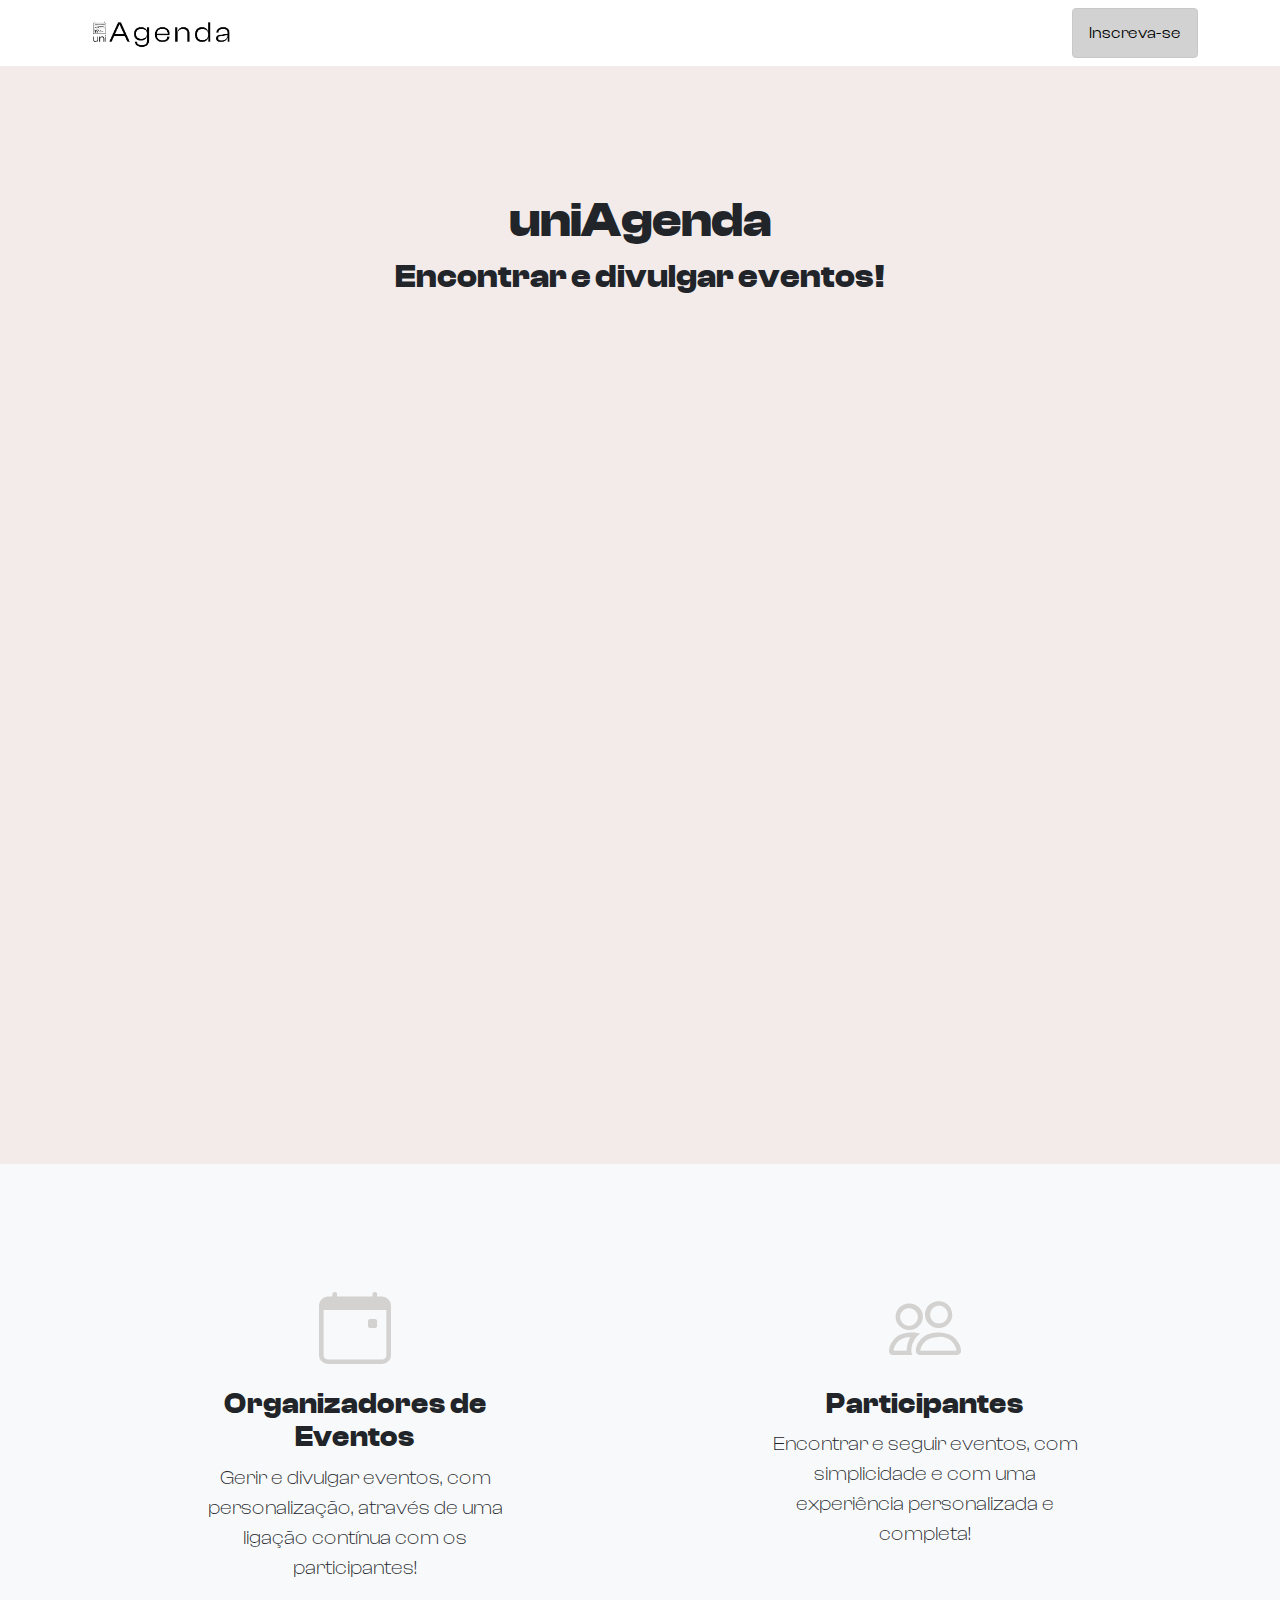
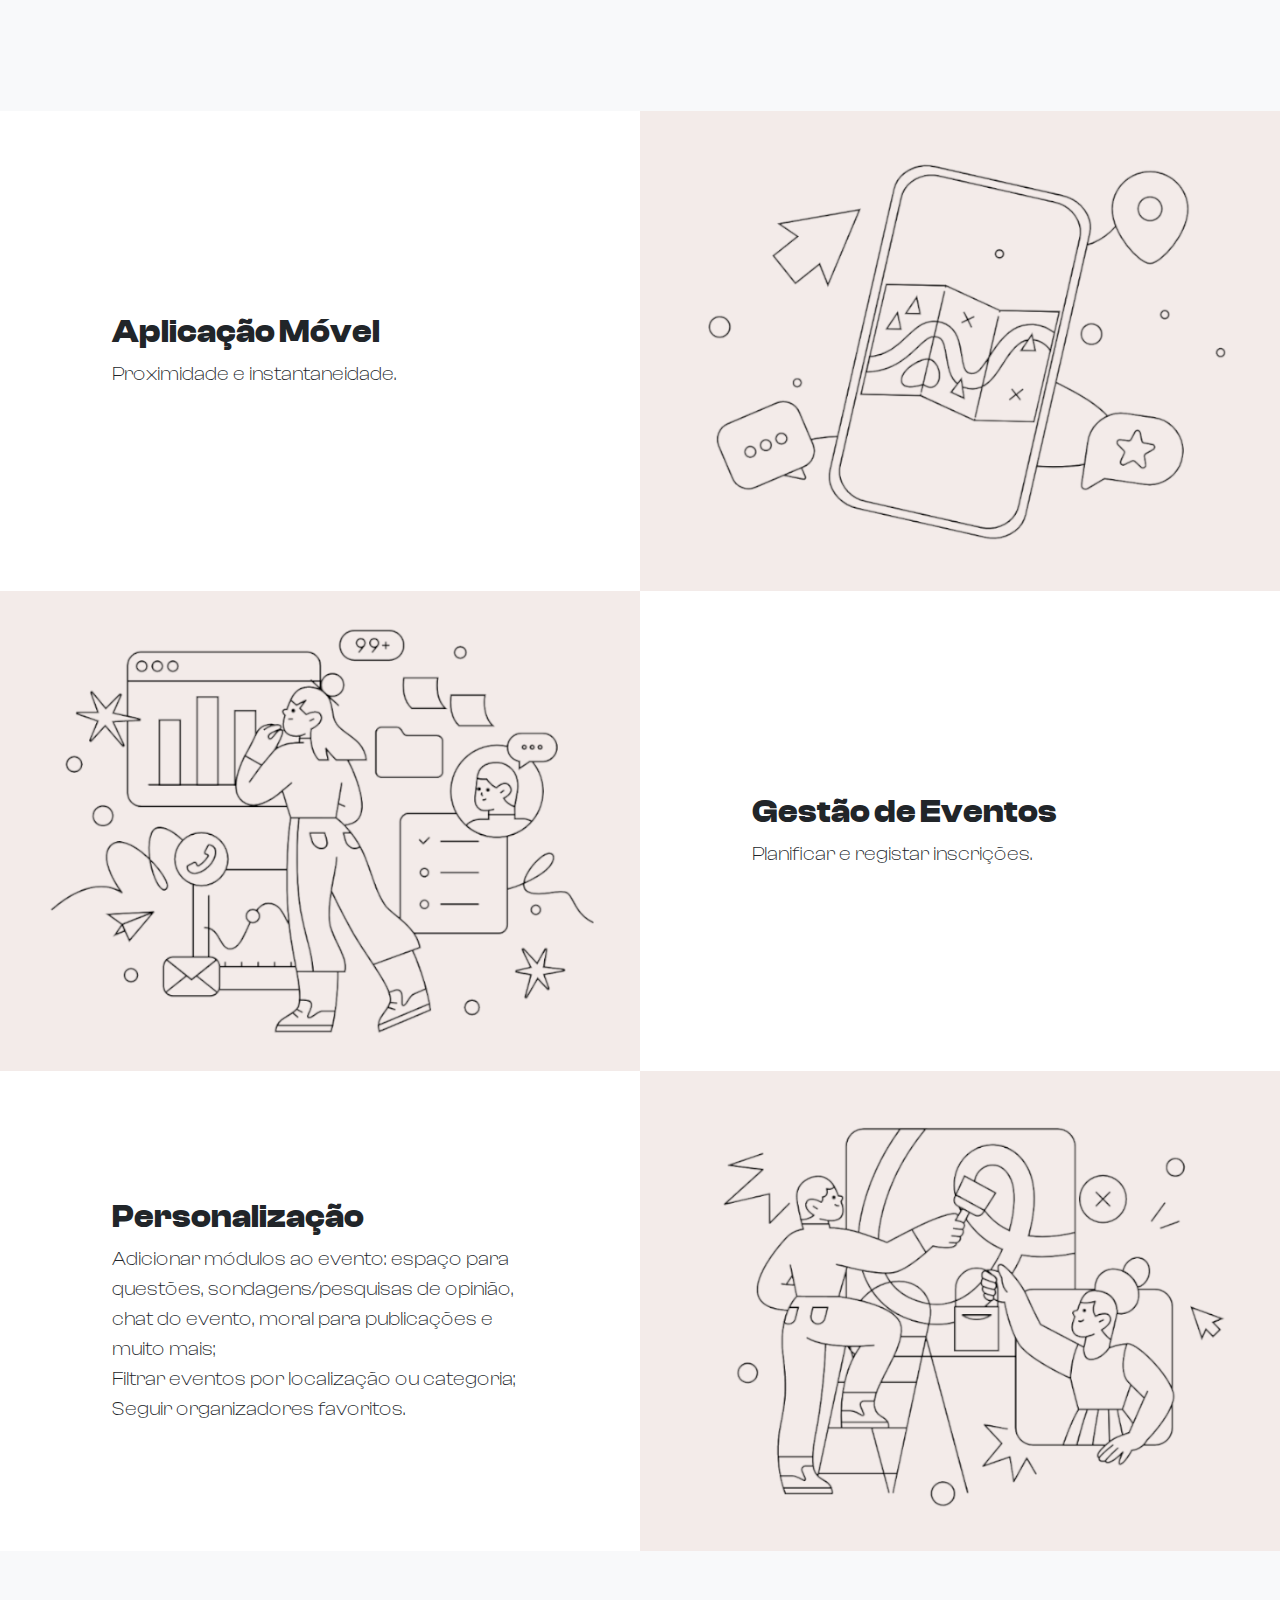
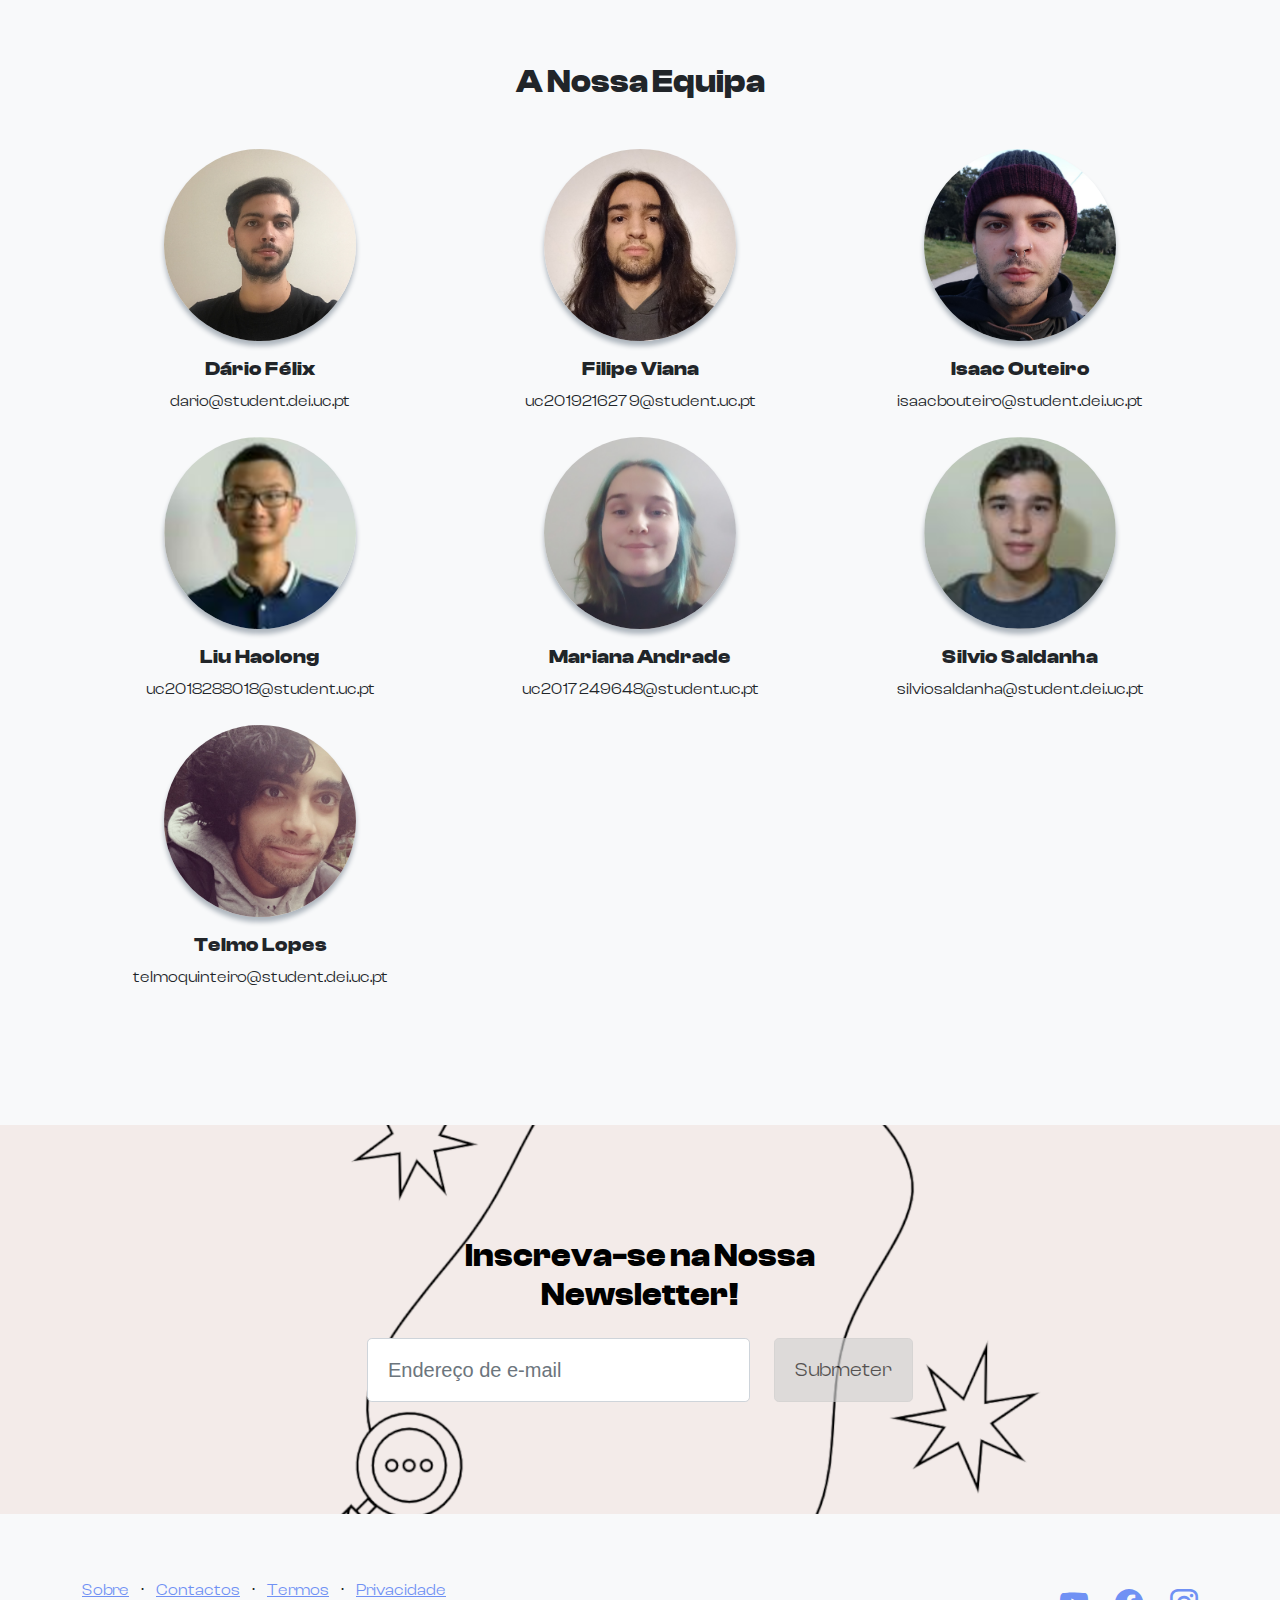
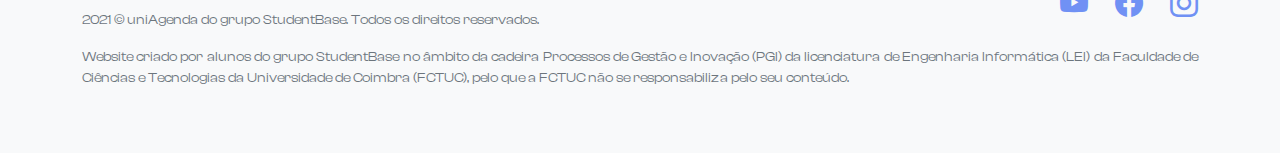
<file: LandingPage_ProductPage/Codigo/public_html/index.html>
<!DOCTYPE html>
<html lang="pt">
    <head>
        <meta charset="utf-8" />
        <meta name="viewport" content="width=device-width, initial-scale=1, shrink-to-fit=no" />
        <meta name="description" content="uniAGENDA Product Page - Gerir, divulgar e encontrar eventos | StudentBase/PGI/LEI/FCTUC" />
        <meta name="author" content="uniAGENDA, StudentBase" />
        <meta name=”robots” content="index, follow">
        <meta name="keywords" content="uniAGENDA eventos, StudentBase eventos, procurar eventos, promover eventos, eventos, event, gerir eventos, divulgar eventos, encontrar eventos, eventos coimbra, personalização eventos, App eventos, eventos agenda">
        <title>uniAGENDA</title>

        <link rel="icon" type="image/x-icon" href="assets/Logo_Opaco.ico" />

        <link href="https://cdn.jsdelivr.net/npm/bootstrap-icons@1.5.0/font/bootstrap-icons.css" rel="stylesheet" type="text/css" />

        <link href="https://fonts.googleapis.com/css?family=Lato:300,400,700,300italic,400italic,700italic" rel="stylesheet" type="text/css" />

        <link href="css/styles.css" rel="stylesheet" />

        <!-- Global site tag (gtag.js) - Google Analytics -->
        <script async src="https://www.googletagmanager.com/gtag/js?id=G-G44HHWYRFG"></script>
        <script>
            window.dataLayer = window.dataLayer || [];
            function gtag(){dataLayer.push(arguments);}
            gtag('js', new Date());

            gtag('config', 'G-G44HHWYRFG');
        </script>
    </head>
    <body>

        <nav class="navbar navbar-light bg-light-StudentBase fixed-top">
            <div class="container">
                <a class="navbar-brand" href="index.html" > <img class="navbar-especial" src="assets/LogoRetangulo.png" alt="StudentBase"> </a>
                <a class="btn btn-primary" href="#signup" >Inscreva-se</a>
            </div>
        </nav>

        <header class="masthead" style='background: url("assets/img/Back.png") no-repeat center center'>
            <div class="container position-relative text-center">
                <h1 class="">
                    uniAgenda
                </h1>
                <h2 class="mb-5">
                    Encontrar e divulgar eventos!
                </h2>
                <div style=" position: relative; padding-bottom: 56.25%; height: 0; " >
                    <iframe style="position: absolute; top: 0; left: 0; width: 100%; height: 100%;"

                            width="560" height="315"

                            frameborder="0"
                            allow="accelerometer; autoplay; encrypted-media; gyroscope; picture-in-picture"

                            allowfullscreen="allowfullscreen"
                            mozallowfullscreen="mozallowfullscreen"
                            msallowfullscreen="msallowfullscreen"
                            oallowfullscreen="oallowfullscreen"
                            webkitallowfullscreen="webkitallowfullscreen"
                            src="https://www.youtube.com/embed/sehTV8WuVv0?autoplay=1&loop=1">
                    </iframe>
                </div>

            </div>
        </header>


        <section class="features-icons bg-light text-center">
            <div class="container">
                <div class="row">
                    <div class="col-lg-6">
                        <div class="features-icons-item mx-auto mb-5 mb-lg-0 mb-lg-3">
                            <div class="features-icons-icon d-flex"><i class="bi-calendar-event m-auto text-primary"></i></div>
                            <h3>Organizadores de Eventos</h3>
                            <p class="lead mb-0">Gerir e divulgar eventos, com personalização, através de uma ligação contínua com os participantes!</p>
                        </div>
                    </div>
                    <div class="col-lg-6">
                        <div class="features-icons-item mx-auto mb-5 mb-lg-0 mb-lg-3">
                            <div class="features-icons-icon d-flex"><i class="bi-people m-auto text-primary"></i></div>
                            <h3>Participantes</h3>
                            <p class="lead mb-0">Encontrar e seguir eventos, com simplicidade e com uma experiência personalizada e completa!</p>
                        </div>
                    </div>

                </div>
            </div>
        </section>


        <section class="showcase">
            <div class="container-fluid p-0">
                <div class="row g-0">
                    <div class="col-lg-6 order-lg-2 text-white showcase-img" style="background: url('assets/img/App.png') no-repeat center center"></div>
                    <div class="col-lg-6 order-lg-1 my-auto showcase-text">
                        <h2>Aplicação Móvel</h2>
                        <p class="lead mb-0">Proximidade e instantaneidade.</p>
                    </div>
                </div>
                <div class="row g-0">
                    <div class="col-lg-6 text-white showcase-img" style="background: url('assets/img/Gestao.png') no-repeat center center"></div>
                    <div class="col-lg-6 my-auto showcase-text">
                        <h2>Gestão de Eventos</h2>
                        <p class="lead mb-0">Planificar e registar inscrições.</p>
                    </div>
                </div>
                <div class="row g-0" style="position: relative; overflow: hidden;">
                    <div class="col-lg-6 order-lg-2 text-white showcase-img" style="background: url('assets/img/Personalizacao.png') no-repeat center center"></div>
                    <div class="col-lg-6 order-lg-1 my-auto showcase-text">
                        <h2>Personalização</h2>
                        <p class="lead mb-0">
                            Adicionar módulos ao evento: espaço para questões, sondagens/pesquisas de opinião, chat do evento, moral para publicações e muito mais;
                            <br>Filtrar eventos por localização ou categoria;
                            <br>Seguir organizadores favoritos.
                        </p>
                    </div>
                </div>
            </div>
        </section>

        <section class="testimonials text-center bg-light">
            <div class="container">
                <h2 class="mb-5">A Nossa Equipa</h2>
                <div class="row">
                    <div class="col-lg-4">
                        <div class="testimonial-item mx-auto mb-5 mb-lg-0">
                            <img class="img-fluid rounded-circle mb-3" src="assets/img/Dario_Felix.jpg" alt="Dário Félix" />
                            <h5>Dário Félix</h5>
                            <p class="font-weight-light mb-4">dario@student.dei.uc.pt </p>
                        </div>
                    </div>
                    <div class="col-lg-4">
                        <div class="testimonial-item mx-auto mb-5 mb-lg-0">
                            <img class="img-fluid rounded-circle mb-3" src="assets/img/Filipe_Viana.png" alt="Filipe Viana" />
                            <h5>Filipe Viana</h5>
                            <p class="font-weight-light mb-4">uc2019216279@student.uc.pt</p>
                        </div>
                    </div>
                    <div class="col-lg-4">
                        <div class="testimonial-item mx-auto mb-5 mb-lg-0">
                            <img class="img-fluid rounded-circle mb-3" src="assets/img/Isaac_Outeiro.png" alt="Isaac Outeiro" />
                            <h5>Isaac Outeiro</h5>
                            <p class="font-weight-light mb-4">isaacbouteiro@student.dei.uc.pt</p>
                        </div>
                    </div>
                    <div class="col-lg-4">
                        <div class="testimonial-item mx-auto mb-5 mb-lg-0">
                            <img class="img-fluid rounded-circle mb-3" src="assets/img/Liu_Haolong.png" alt="Liu Haolong" />
                            <h5>Liu Haolong</h5>
                            <p class="font-weight-light mb-4">uc2018288018@student.uc.pt</p>
                        </div>
                    </div>
                    <div class="col-lg-4">
                        <div class="testimonial-item mx-auto mb-5 mb-lg-0">
                            <img class="img-fluid rounded-circle mb-3" src="assets/img/Mariana_Andrade.png" alt="Mariana Andrade" />
                            <h5>Mariana Andrade</h5>
                            <p class="font-weight-light mb-4">uc2017249648@student.uc.pt</p>
                        </div>
                    </div>
                    <div class="col-lg-4">
                        <div class="testimonial-item mx-auto mb-5 mb-lg-0">
                            <img class="img-fluid rounded-circle mb-3" src="assets/img/Silvio_Saldanha.png" alt="Silvio Saldanha" />
                            <h5>Silvio Saldanha</h5>
                            <p class="font-weight-light mb-4">silviosaldanha@student.dei.uc.pt</p>
                        </div>
                    </div>
                    <div class="col-lg-4">
                        <div class="testimonial-item mx-auto mb-5 mb-lg-0">
                            <img class="img-fluid rounded-circle mb-3" src="assets/img/Telmo_Lopes.png" alt="Telmo Lopes" />
                            <h5>Telmo Lopes</h5>
                            <p class="font-weight-light mb-4">telmoquinteiro@student.dei.uc.pt</p>
                        </div>
                    </div>
                </div>
            </div>
        </section>

        <section class="call-to-action text-black text-center" id="signup">
            <div class="container position-relative">
                <div class="row justify-content-center">
                    <div class="col-xl-6">
                        <h2 class="mb-4">Inscreva-se na Nossa Newsletter!</h2>

                        <form class="form-subscribe" id="contactFormFooter" data-sb-form-api-token="API_TOKEN">

                            <div class="row">
                                <div class="col">
                                    <input class="form-control form-control-lg" id="emailAddressBelow" type="email" placeholder="Endereço de e-mail" data-sb-validations="required,email" />
                                    <div class="invalid-feedback text-black" data-sb-feedback="emailAddressBelow:required">É necessário um endereço de e-mail.</div>
                                    <div class="invalid-feedback text-black" data-sb-feedback="emailAddressBelow:email">O endereço de e-mail não é válido.</div>
                                </div>
                                <div class="col-auto">
                                    <button class="btn btn-primary btn-lg disabled" id="submitButton" type="submit" onclick="submit_email(document.getElementById('emailAddressBelow').value, 'contactFormFooter')">Submeter</button>
                                </div>
                            </div>

                            <div class="d-none" id="submitWaitMessage2" >
                                <div class="text-center mb-3">
                                    <div class="text-black">Adicionando...</div>
                                </div>
                            </div>

                            <div class="d-none" id="submitSuccessMessage2">
                                <div class="text-center mb-3">
                                    <div class="" style="color: #A1C4BA">Inscrito com sucesso!</div>
                                </div>
                            </div>

                            <div class="d-none" id="submitErrorMessage2">
                                <div class="text-center text-danger mb-3">Erro!</div>
                                <a class="text-center mb-3" href="index.html">Tentar novamente!</a>
                            </div>

                            <div style="display: none" class="d-none" id="submitSuccessMessage"></div>
                            <div style="display: none" class="d-none" id="submitErrorMessage"></div>
                        </form>
                    </div>
                </div>
            </div>
        </section>

        <footer class="footer bg-light">
            <div class="container">
                <div class="row">
                    <div class="col-lg-6 h-100 text-center text-lg-start my-auto">
                        <ul class="list-inline mb-2">
                            <li class="list-inline-item"><a href="brevemente.html">Sobre</a></li>
                            <li class="list-inline-item">⋅</li>
                            <li class="list-inline-item"><a href="brevemente.html">Contactos</a></li>
                            <li class="list-inline-item">⋅</li>
                            <li class="list-inline-item"><a href="brevemente.html">Termos</a></li>
                            <li class="list-inline-item">⋅</li>
                            <li class="list-inline-item"><a href="brevemente.html">Privacidade</a></li>
                        </ul>
                        <p class="text-muted small mb-4 mb-lg-0">2021 &copy; uniAgenda do grupo StudentBase. Todos os direitos reservados.</p>
                    </div>
                    <div class="col-lg-6 h-100 text-center text-lg-end my-auto">
                        <ul class="list-inline mb-0">
                            <li class="list-inline-item me-4">
                                <a href="https://www.youtube.com/channel/UCySsxiglRV3_PbpllkRiuFA" target="_blank"><i class="bi-youtube fs-3"></i></a>
                            </li>
                            <li class="list-inline-item me-4">
                                <a href="https://www.facebook.com/profile.php?id=100075308465722" target="_blank"><i class="bi-facebook fs-3"></i></a>
                            </li>
                            <li class="list-inline-item">
                                <a href="https://www.instagram.com/uniagenda/" target="_blank"><i class="bi-instagram fs-3"></i></a>
                            </li>
                        </ul>
                    </div>
                </div>
                <div class="row">
                    <div class="col-lg-auto h-100 text-lg-start my-auto pt-lg-3">
                        <p class="text-muted small mb-4 mb-lg-0" style="text-align: justify;">Website criado por alunos do grupo StudentBase no âmbito da cadeira Processos de Gestão e Inovação (PGI) da licenciatura de Engenharia Informática (LEI) da Faculdade de Ciências e Tecnologias da Universidade de Coimbra (FCTUC),
                            pelo que a FCTUC não se responsabiliza pelo seu conteúdo.</p>
                    </div>
                </div>

            </div>
        </footer>


        <script src="https://cdn.jsdelivr.net/npm/bootstrap@5.1.3/dist/js/bootstrap.bundle.min.js"></script>

        <script src="js/scripts.js"></script>

        <script src="https://cdn.startbootstrap.com/sb-forms-latest.js"></script>
    </body>
</html>
</file>
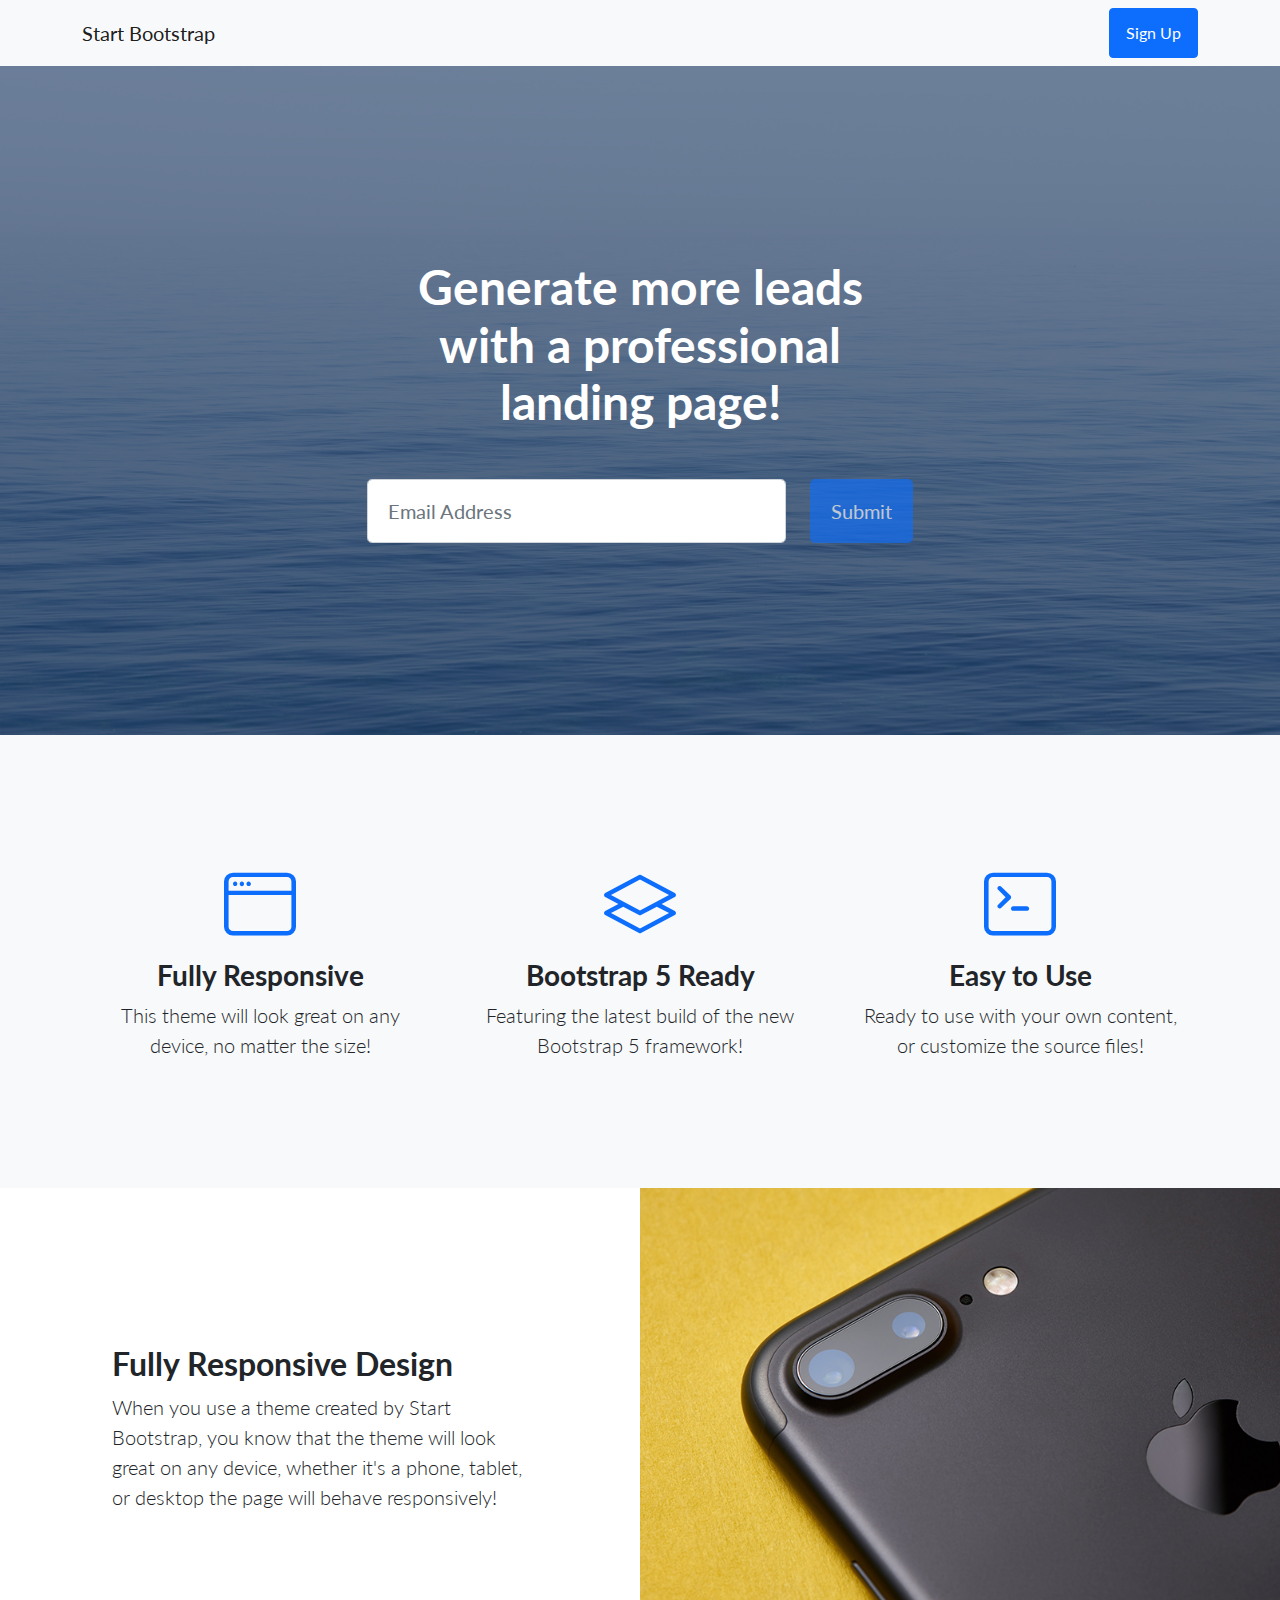
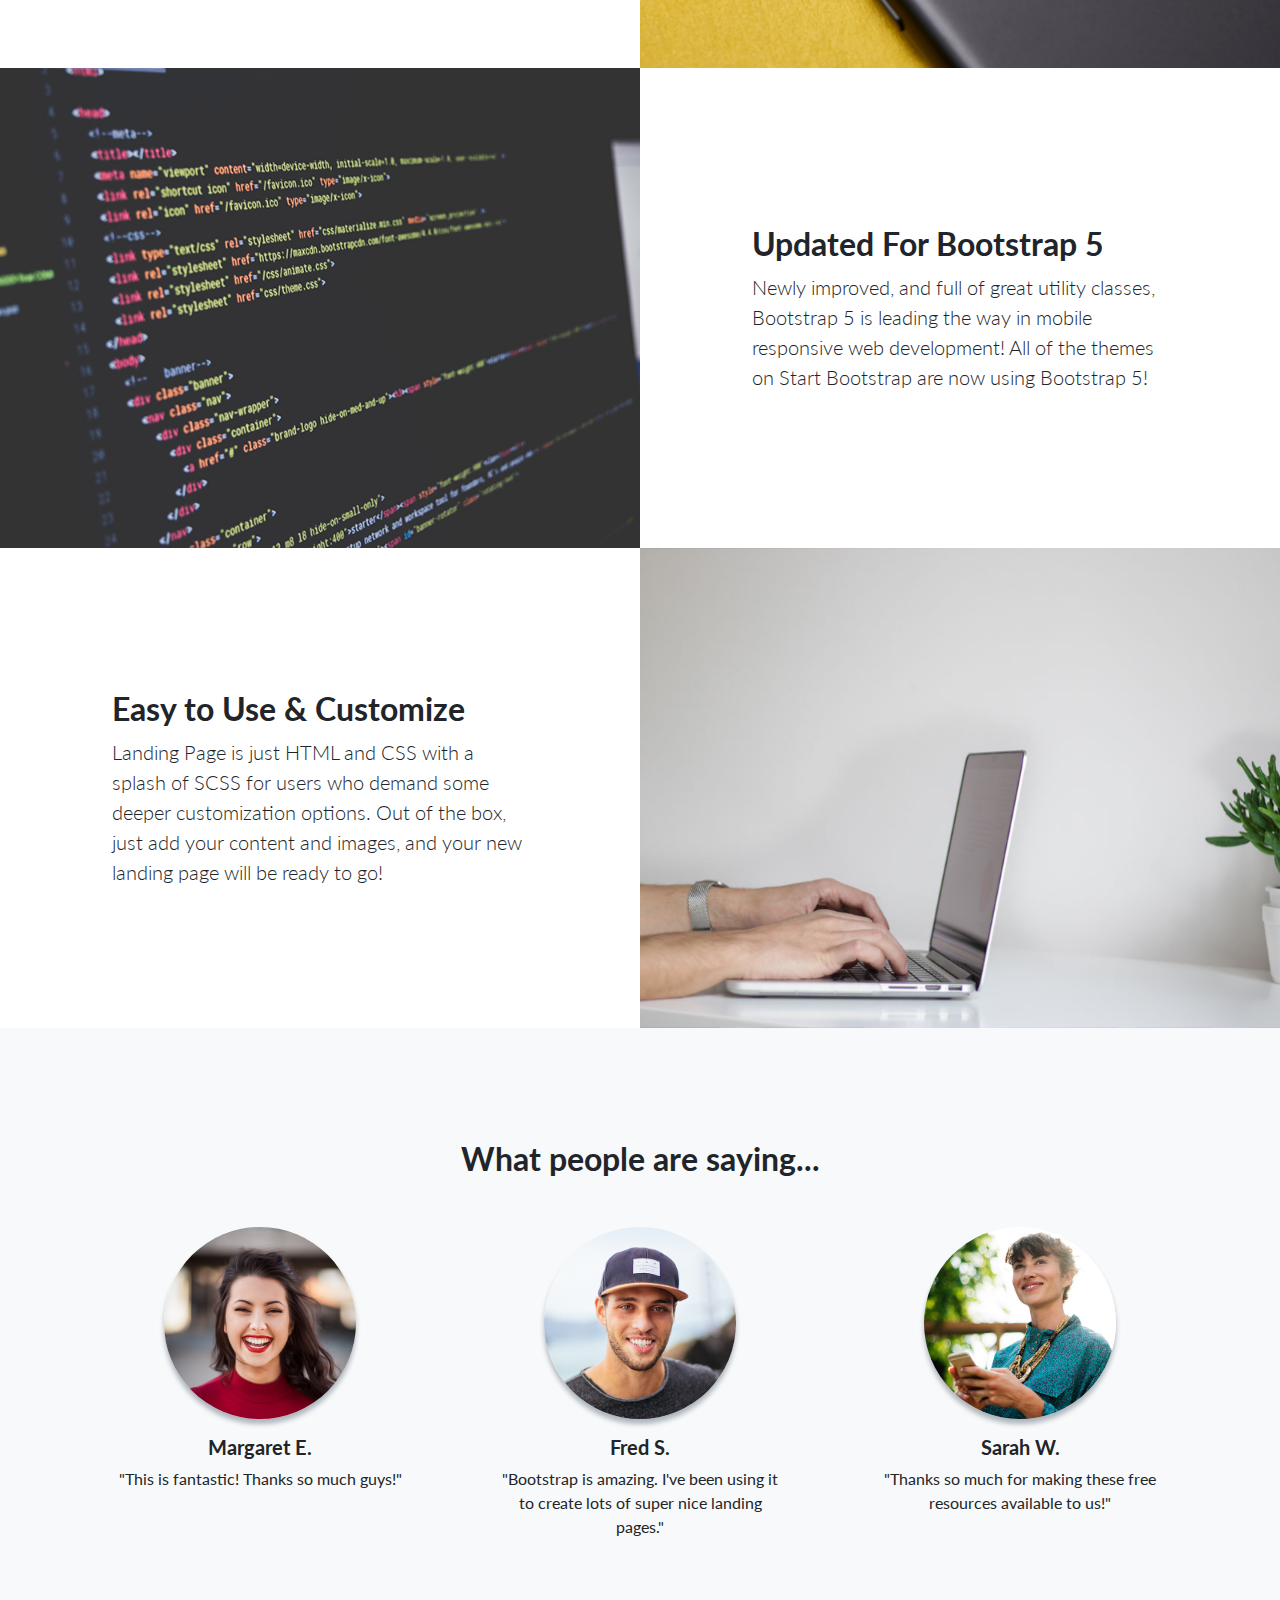
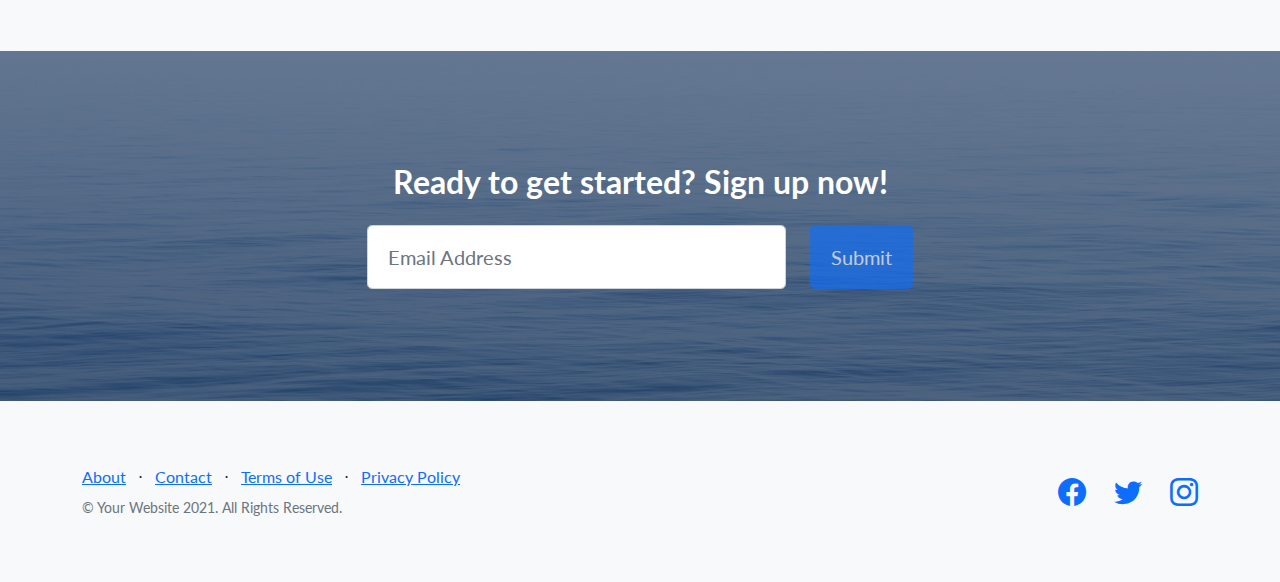
<file: LandingPage_ProductPage/Ferramentas/startbootstrap-landing-page-gh-pages/index.html>
<!DOCTYPE html>
<html lang="en">
    <head>
        <meta charset="utf-8" />
        <meta name="viewport" content="width=device-width, initial-scale=1, shrink-to-fit=no" />
        <meta name="description" content="" />
        <meta name="author" content="" />
        <title>Landing Page - Start Bootstrap Theme</title>
        <!-- Favicon-->
        <link rel="icon" type="image/x-icon" href="assets/favicon.ico" />
        <!-- Bootstrap icons-->
        <link href="https://cdn.jsdelivr.net/npm/bootstrap-icons@1.5.0/font/bootstrap-icons.css" rel="stylesheet" type="text/css" />
        <!-- Google fonts-->
        <link href="https://fonts.googleapis.com/css?family=Lato:300,400,700,300italic,400italic,700italic" rel="stylesheet" type="text/css" />
        <!-- Core theme CSS (includes Bootstrap)-->
        <link href="css/styles.css" rel="stylesheet" />
    </head>
    <body>
        <!-- Navigation-->
        <nav class="navbar navbar-light bg-light static-top">
            <div class="container">
                <a class="navbar-brand" href="#!">Start Bootstrap</a>
                <a class="btn btn-primary" href="#signup">Sign Up</a>
            </div>
        </nav>
        <!-- Masthead-->
        <header class="masthead">
            <div class="container position-relative">
                <div class="row justify-content-center">
                    <div class="col-xl-6">
                        <div class="text-center text-white">
                            <!-- Page heading-->
                            <h1 class="mb-5">Generate more leads with a professional landing page!</h1>
                            <!-- Signup form-->
                            <!-- * * * * * * * * * * * * * * *-->
                            <!-- * * SB Forms Contact Form * *-->
                            <!-- * * * * * * * * * * * * * * *-->
                            <!-- This form is pre-integrated with SB Forms.-->
                            <!-- To make this form functional, sign up at-->
                            <!-- https://startbootstrap.com/solution/contact-forms-->
                            <!-- to get an API token!-->
                            <form class="form-subscribe" id="contactForm" data-sb-form-api-token="API_TOKEN">
                                <!-- Email address input-->
                                <div class="row">
                                    <div class="col">
                                        <input class="form-control form-control-lg" id="emailAddress" type="email" placeholder="Email Address" data-sb-validations="required,email" />
                                        <div class="invalid-feedback text-white" data-sb-feedback="emailAddress:required">Email Address is required.</div>
                                        <div class="invalid-feedback text-white" data-sb-feedback="emailAddress:email">Email Address Email is not valid.</div>
                                    </div>
                                    <div class="col-auto"><button class="btn btn-primary btn-lg disabled" id="submitButton" type="submit">Submit</button></div>
                                </div>
                                <!-- Submit success message-->
                                <!---->
                                <!-- This is what your users will see when the form-->
                                <!-- has successfully submitted-->
                                <div class="d-none" id="submitSuccessMessage">
                                    <div class="text-center mb-3">
                                        <div class="fw-bolder">Form submission successful!</div>
                                        <p>To activate this form, sign up at</p>
                                        <a class="text-white" href="https://startbootstrap.com/solution/contact-forms">https://startbootstrap.com/solution/contact-forms</a>
                                    </div>
                                </div>
                                <!-- Submit error message-->
                                <!---->
                                <!-- This is what your users will see when there is-->
                                <!-- an error submitting the form-->
                                <div class="d-none" id="submitErrorMessage"><div class="text-center text-danger mb-3">Error sending message!</div></div>
                            </form>
                        </div>
                    </div>
                </div>
            </div>
        </header>
        <!-- Icons Grid-->
        <section class="features-icons bg-light text-center">
            <div class="container">
                <div class="row">
                    <div class="col-lg-4">
                        <div class="features-icons-item mx-auto mb-5 mb-lg-0 mb-lg-3">
                            <div class="features-icons-icon d-flex"><i class="bi-window m-auto text-primary"></i></div>
                            <h3>Fully Responsive</h3>
                            <p class="lead mb-0">This theme will look great on any device, no matter the size!</p>
                        </div>
                    </div>
                    <div class="col-lg-4">
                        <div class="features-icons-item mx-auto mb-5 mb-lg-0 mb-lg-3">
                            <div class="features-icons-icon d-flex"><i class="bi-layers m-auto text-primary"></i></div>
                            <h3>Bootstrap 5 Ready</h3>
                            <p class="lead mb-0">Featuring the latest build of the new Bootstrap 5 framework!</p>
                        </div>
                    </div>
                    <div class="col-lg-4">
                        <div class="features-icons-item mx-auto mb-0 mb-lg-3">
                            <div class="features-icons-icon d-flex"><i class="bi-terminal m-auto text-primary"></i></div>
                            <h3>Easy to Use</h3>
                            <p class="lead mb-0">Ready to use with your own content, or customize the source files!</p>
                        </div>
                    </div>
                </div>
            </div>
        </section>
        <!-- Image Showcases-->
        <section class="showcase">
            <div class="container-fluid p-0">
                <div class="row g-0">
                    <div class="col-lg-6 order-lg-2 text-white showcase-img" style="background-image: url('assets/img/bg-showcase-1.jpg')"></div>
                    <div class="col-lg-6 order-lg-1 my-auto showcase-text">
                        <h2>Fully Responsive Design</h2>
                        <p class="lead mb-0">When you use a theme created by Start Bootstrap, you know that the theme will look great on any device, whether it's a phone, tablet, or desktop the page will behave responsively!</p>
                    </div>
                </div>
                <div class="row g-0">
                    <div class="col-lg-6 text-white showcase-img" style="background-image: url('assets/img/bg-showcase-2.jpg')"></div>
                    <div class="col-lg-6 my-auto showcase-text">
                        <h2>Updated For Bootstrap 5</h2>
                        <p class="lead mb-0">Newly improved, and full of great utility classes, Bootstrap 5 is leading the way in mobile responsive web development! All of the themes on Start Bootstrap are now using Bootstrap 5!</p>
                    </div>
                </div>
                <div class="row g-0">
                    <div class="col-lg-6 order-lg-2 text-white showcase-img" style="background-image: url('assets/img/bg-showcase-3.jpg')"></div>
                    <div class="col-lg-6 order-lg-1 my-auto showcase-text">
                        <h2>Easy to Use & Customize</h2>
                        <p class="lead mb-0">Landing Page is just HTML and CSS with a splash of SCSS for users who demand some deeper customization options. Out of the box, just add your content and images, and your new landing page will be ready to go!</p>
                    </div>
                </div>
            </div>
        </section>
        <!-- Testimonials-->
        <section class="testimonials text-center bg-light">
            <div class="container">
                <h2 class="mb-5">What people are saying...</h2>
                <div class="row">
                    <div class="col-lg-4">
                        <div class="testimonial-item mx-auto mb-5 mb-lg-0">
                            <img class="img-fluid rounded-circle mb-3" src="assets/img/testimonials-1.jpg" alt="..." />
                            <h5>Margaret E.</h5>
                            <p class="font-weight-light mb-0">"This is fantastic! Thanks so much guys!"</p>
                        </div>
                    </div>
                    <div class="col-lg-4">
                        <div class="testimonial-item mx-auto mb-5 mb-lg-0">
                            <img class="img-fluid rounded-circle mb-3" src="assets/img/testimonials-2.jpg" alt="..." />
                            <h5>Fred S.</h5>
                            <p class="font-weight-light mb-0">"Bootstrap is amazing. I've been using it to create lots of super nice landing pages."</p>
                        </div>
                    </div>
                    <div class="col-lg-4">
                        <div class="testimonial-item mx-auto mb-5 mb-lg-0">
                            <img class="img-fluid rounded-circle mb-3" src="assets/img/testimonials-3.jpg" alt="..." />
                            <h5>Sarah W.</h5>
                            <p class="font-weight-light mb-0">"Thanks so much for making these free resources available to us!"</p>
                        </div>
                    </div>
                </div>
            </div>
        </section>
        <!-- Call to Action-->
        <section class="call-to-action text-white text-center" id="signup">
            <div class="container position-relative">
                <div class="row justify-content-center">
                    <div class="col-xl-6">
                        <h2 class="mb-4">Ready to get started? Sign up now!</h2>
                        <!-- Signup form-->
                        <!-- * * * * * * * * * * * * * * *-->
                        <!-- * * SB Forms Contact Form * *-->
                        <!-- * * * * * * * * * * * * * * *-->
                        <!-- This form is pre-integrated with SB Forms.-->
                        <!-- To make this form functional, sign up at-->
                        <!-- https://startbootstrap.com/solution/contact-forms-->
                        <!-- to get an API token!-->
                        <form class="form-subscribe" id="contactFormFooter" data-sb-form-api-token="API_TOKEN">
                            <!-- Email address input-->
                            <div class="row">
                                <div class="col">
                                    <input class="form-control form-control-lg" id="emailAddressBelow" type="email" placeholder="Email Address" data-sb-validations="required,email" />
                                    <div class="invalid-feedback text-white" data-sb-feedback="emailAddressBelow:required">Email Address is required.</div>
                                    <div class="invalid-feedback text-white" data-sb-feedback="emailAddressBelow:email">Email Address Email is not valid.</div>
                                </div>
                                <div class="col-auto"><button class="btn btn-primary btn-lg disabled" id="submitButton" type="submit">Submit</button></div>
                            </div>
                            <!-- Submit success message-->
                            <!---->
                            <!-- This is what your users will see when the form-->
                            <!-- has successfully submitted-->
                            <div class="d-none" id="submitSuccessMessage">
                                <div class="text-center mb-3">
                                    <div class="fw-bolder">Form submission successful!</div>
                                    <p>To activate this form, sign up at</p>
                                    <a class="text-white" href="https://startbootstrap.com/solution/contact-forms">https://startbootstrap.com/solution/contact-forms</a>
                                </div>
                            </div>
                            <!-- Submit error message-->
                            <!---->
                            <!-- This is what your users will see when there is-->
                            <!-- an error submitting the form-->
                            <div class="d-none" id="submitErrorMessage"><div class="text-center text-danger mb-3">Error sending message!</div></div>
                        </form>
                    </div>
                </div>
            </div>
        </section>
        <!-- Footer-->
        <footer class="footer bg-light">
            <div class="container">
                <div class="row">
                    <div class="col-lg-6 h-100 text-center text-lg-start my-auto">
                        <ul class="list-inline mb-2">
                            <li class="list-inline-item"><a href="#!">About</a></li>
                            <li class="list-inline-item">⋅</li>
                            <li class="list-inline-item"><a href="#!">Contact</a></li>
                            <li class="list-inline-item">⋅</li>
                            <li class="list-inline-item"><a href="#!">Terms of Use</a></li>
                            <li class="list-inline-item">⋅</li>
                            <li class="list-inline-item"><a href="#!">Privacy Policy</a></li>
                        </ul>
                        <p class="text-muted small mb-4 mb-lg-0">&copy; Your Website 2021. All Rights Reserved.</p>
                    </div>
                    <div class="col-lg-6 h-100 text-center text-lg-end my-auto">
                        <ul class="list-inline mb-0">
                            <li class="list-inline-item me-4">
                                <a href="#!"><i class="bi-facebook fs-3"></i></a>
                            </li>
                            <li class="list-inline-item me-4">
                                <a href="#!"><i class="bi-twitter fs-3"></i></a>
                            </li>
                            <li class="list-inline-item">
                                <a href="#!"><i class="bi-instagram fs-3"></i></a>
                            </li>
                        </ul>
                    </div>
                </div>
            </div>
        </footer>
        <!-- Bootstrap core JS-->
        <script src="https://cdn.jsdelivr.net/npm/bootstrap@5.1.3/dist/js/bootstrap.bundle.min.js"></script>
        <!-- Core theme JS-->
        <script src="js/scripts.js"></script>
        <!-- * * * * * * * * * * * * * * * * * * * * * * * * * * * * * * * * * * * * * * * *-->
        <!-- * *                               SB Forms JS                               * *-->
        <!-- * * Activate your form at https://startbootstrap.com/solution/contact-forms * *-->
        <!-- * * * * * * * * * * * * * * * * * * * * * * * * * * * * * * * * * * * * * * * *-->
        <script src="https://cdn.startbootstrap.com/sb-forms-latest.js"></script>
    </body>
</html>
</file>
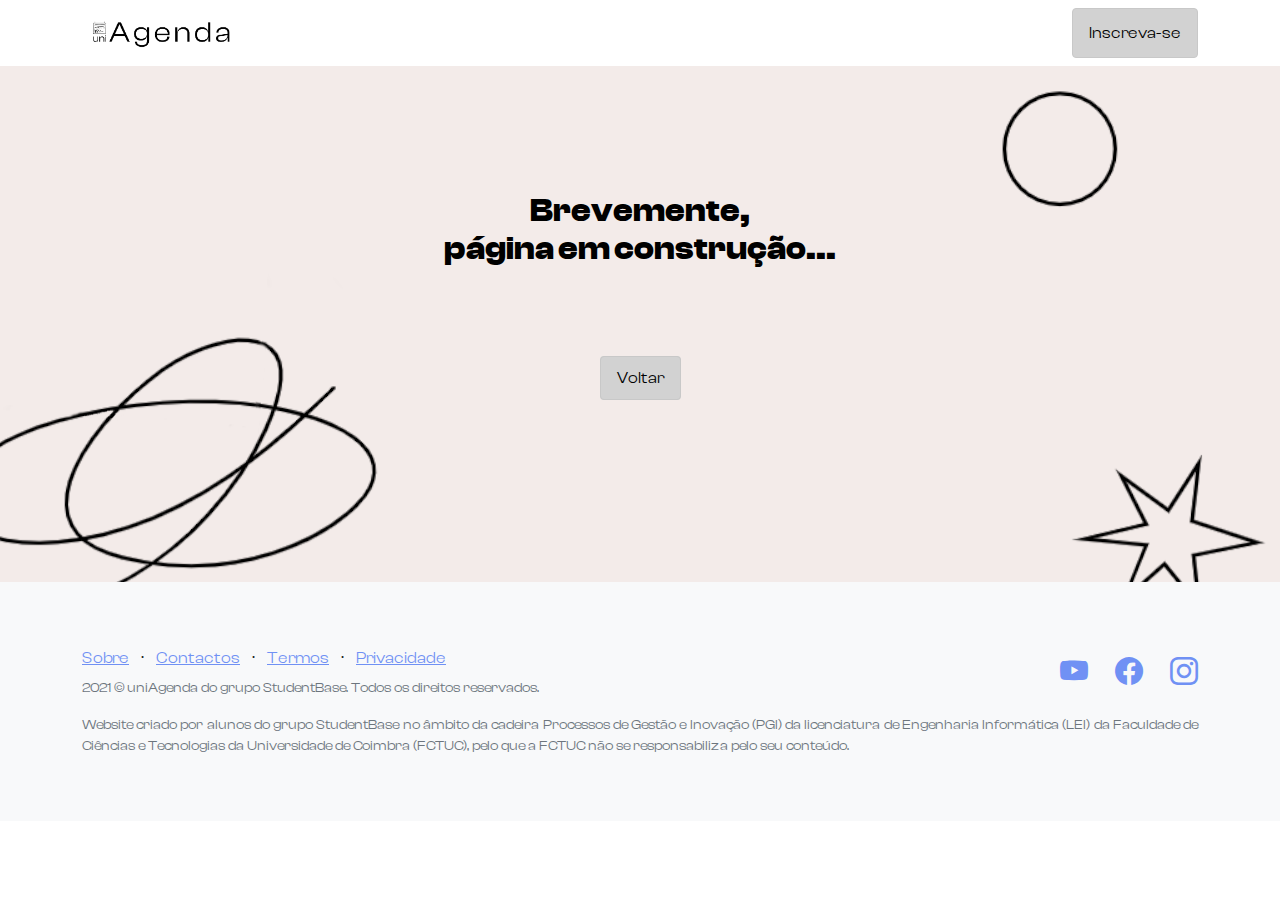
<file: LandingPage_ProductPage/Codigo/public_html/brevemente.html>
<!DOCTYPE html>
<html lang="pt">
    <head>
        <meta charset="utf-8" />
        <meta name="viewport" content="width=device-width, initial-scale=1, shrink-to-fit=no" />
        <meta name="author" content="uniAGENDA, StudentBase" />
        <title>uniAGENDA</title>

        <link rel="icon" type="image/x-icon" href="assets/Logo_Opaco.ico" />

        <link href="https://cdn.jsdelivr.net/npm/bootstrap-icons@1.5.0/font/bootstrap-icons.css" rel="stylesheet" type="text/css" />

        <link href="https://fonts.googleapis.com/css?family=Lato:300,400,700,300italic,400italic,700italic" rel="stylesheet" type="text/css" />

        <link href="css/styles.css" rel="stylesheet" />

    </head>
    <body>

        <nav class="navbar navbar-light bg-light-StudentBase fixed-top">
            <div class="container">
                <a class="navbar-brand" href="index.html" > <img class="navbar-especial" src="assets/LogoRetangulo.png" alt="StudentBase"> </a>
                <a class="btn btn-primary" href="index.html#signup" >Inscreva-se</a>
            </div>
        </nav>

        <header class="masthead" style="background: url('assets/img/BackBreve.png') no-repeat center center">
            <div class="container position-relative">
                <div class="row justify-content-center">
                    <div class="col-xl-6">
                        <div class="text-center text-black">
                            <h2 class="mb-5">
                                Brevemente,
                                <br>página em construção...
                            </h2>
                            <div class="col-auto pt-5">
                                <a class="btn btn-primary" onclick="window.history.back();">Voltar</a>
                            </div>
                        </div>
                    </div>
                </div>
            </div>
        </header>

        <footer class="footer bg-light">
            <div class="container">
                <div class="row">
                    <div class="col-lg-6 h-100 text-center text-lg-start my-auto">
                        <ul class="list-inline mb-2">
                            <li class="list-inline-item"><a href="brevemente.html">Sobre</a></li>
                            <li class="list-inline-item">⋅</li>
                            <li class="list-inline-item"><a href="brevemente.html">Contactos</a></li>
                            <li class="list-inline-item">⋅</li>
                            <li class="list-inline-item"><a href="brevemente.html">Termos</a></li>
                            <li class="list-inline-item">⋅</li>
                            <li class="list-inline-item"><a href="brevemente.html">Privacidade</a></li>
                        </ul>
                        <p class="text-muted small mb-4 mb-lg-0">2021 &copy; uniAgenda do grupo StudentBase. Todos os direitos reservados.</p>
                    </div>
                    <div class="col-lg-6 h-100 text-center text-lg-end my-auto">
                        <ul class="list-inline mb-0">
                            <li class="list-inline-item me-4">
                                <a href="https://www.youtube.com/channel/UCySsxiglRV3_PbpllkRiuFA" target="_blank"><i class="bi-youtube fs-3"></i></a>
                            </li>
                            <li class="list-inline-item me-4">
                                <a href="https://www.facebook.com/profile.php?id=100075308465722" target="_blank"><i class="bi-facebook fs-3"></i></a>
                            </li>
                            <li class="list-inline-item">
                                <a href="https://www.instagram.com/uniagenda/" target="_blank"><i class="bi-instagram fs-3"></i></a>
                            </li>
                        </ul>
                    </div>
                </div>
                <div class="row">
                    <div class="col-lg-auto h-100 text-lg-start my-auto pt-lg-3">
                        <p class="text-muted small mb-4 mb-lg-0" style="text-align: justify;">Website criado por alunos do grupo StudentBase no âmbito da cadeira Processos de Gestão e Inovação (PGI) da licenciatura de Engenharia Informática (LEI) da Faculdade de Ciências e Tecnologias da Universidade de Coimbra (FCTUC),
                            pelo que a FCTUC não se responsabiliza pelo seu conteúdo.</p>
                    </div>
                </div>

            </div>
        </footer>


        <script src="https://cdn.jsdelivr.net/npm/bootstrap@5.1.3/dist/js/bootstrap.bundle.min.js"></script>

        <script src="js/scripts.js"></script>

        <script src="https://cdn.startbootstrap.com/sb-forms-latest.js"></script>
    </body>
</html>
</file>
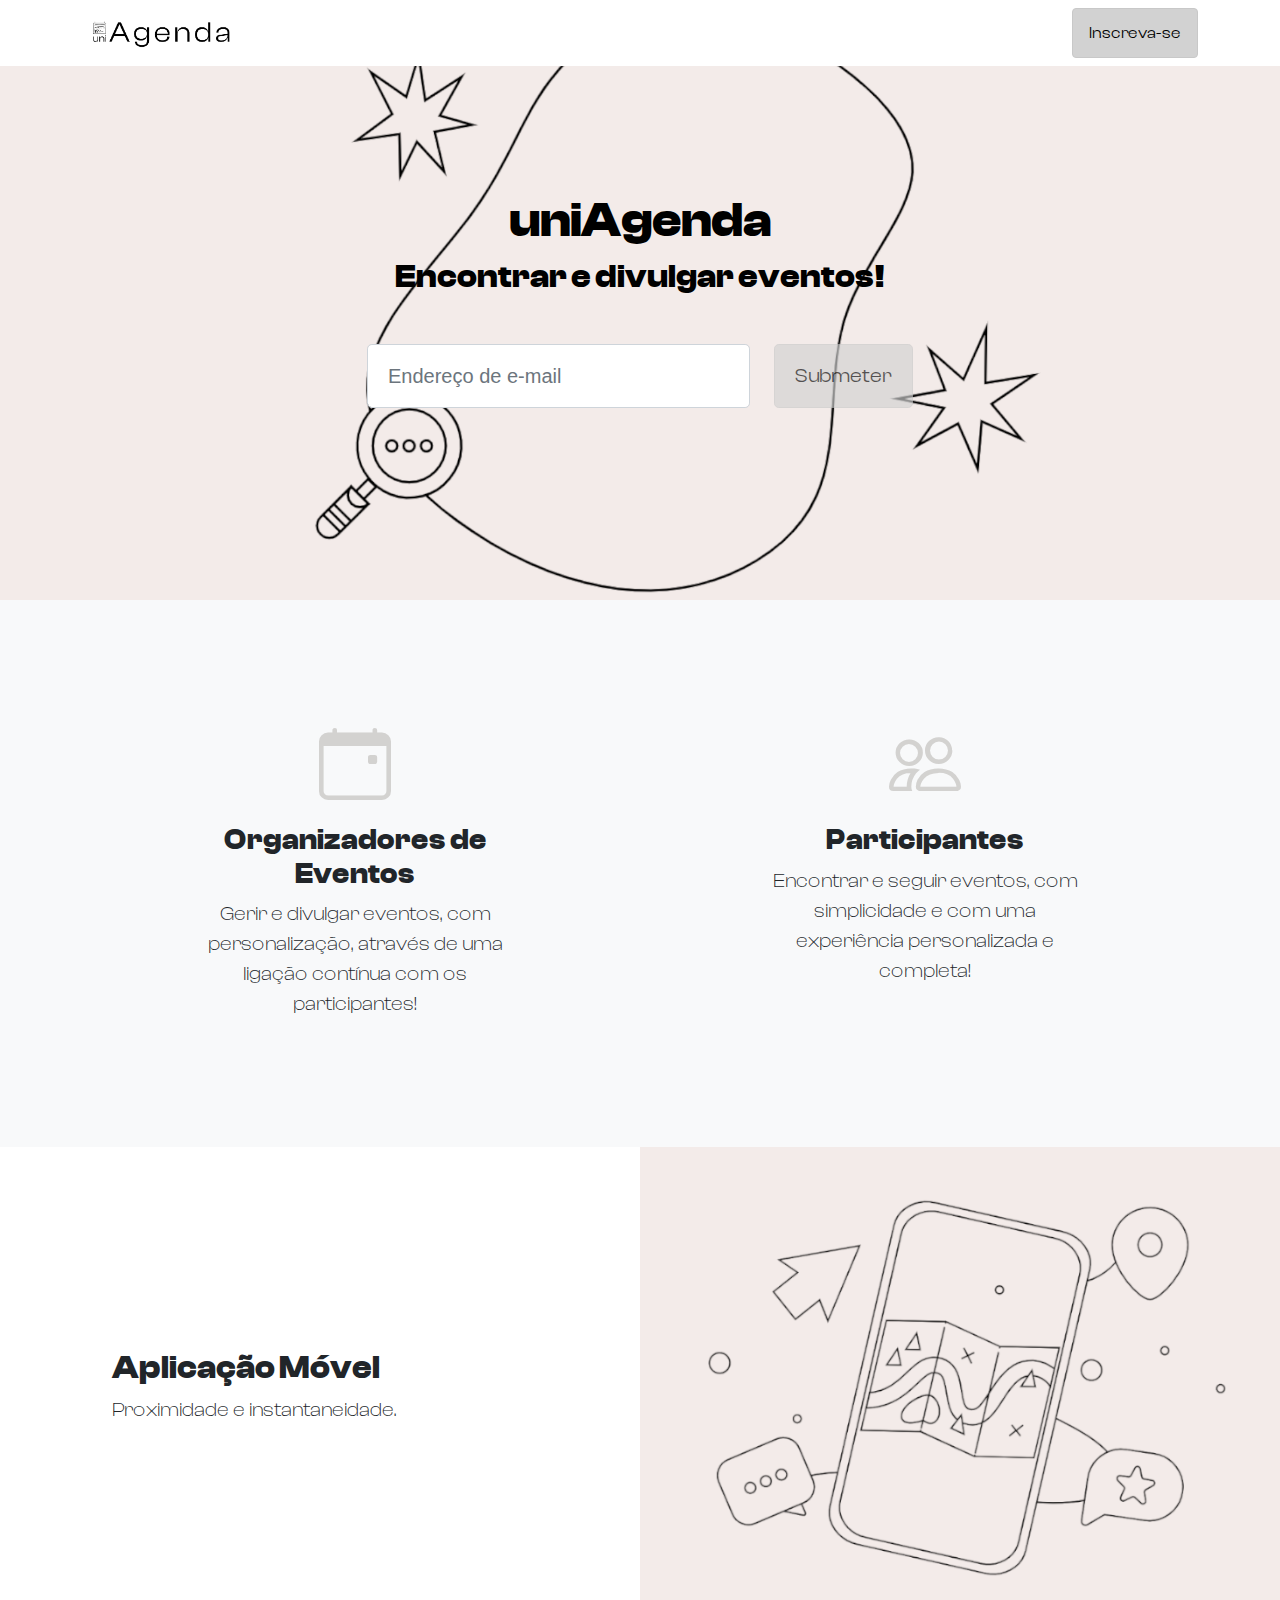
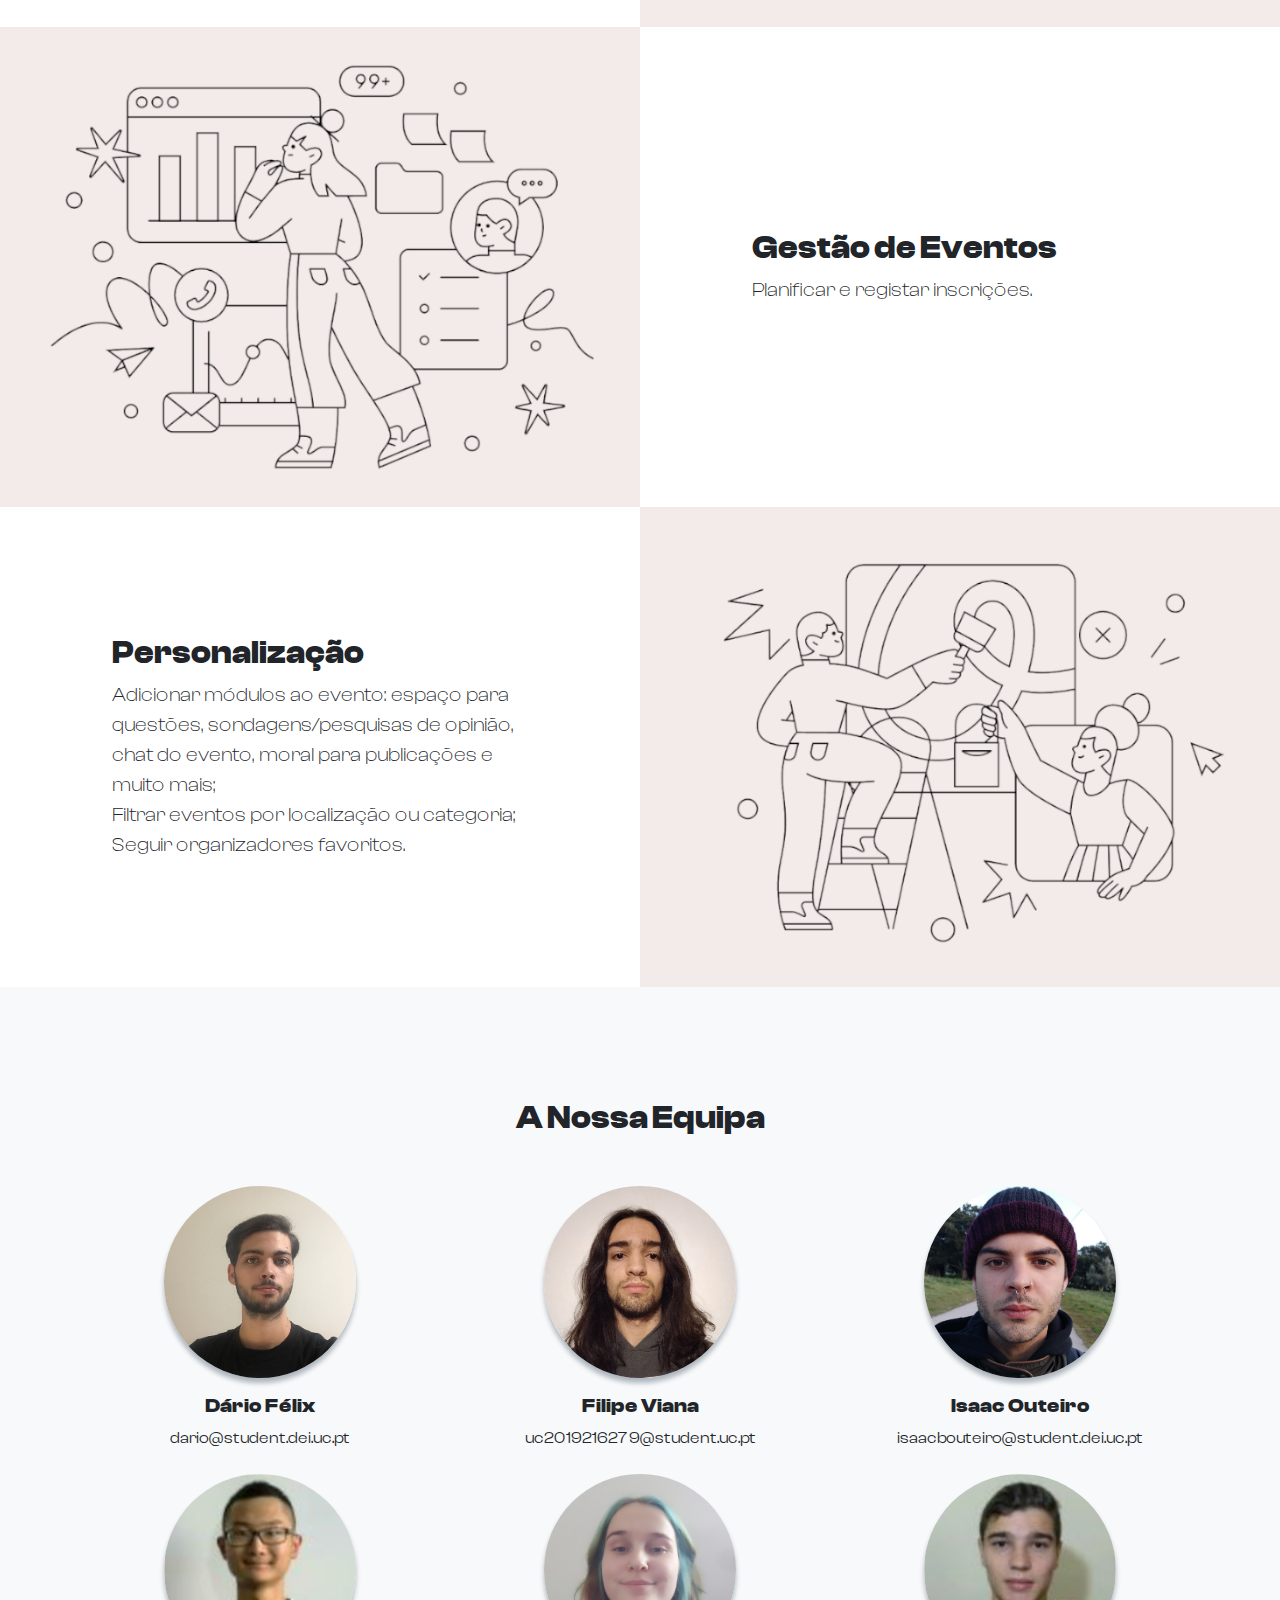
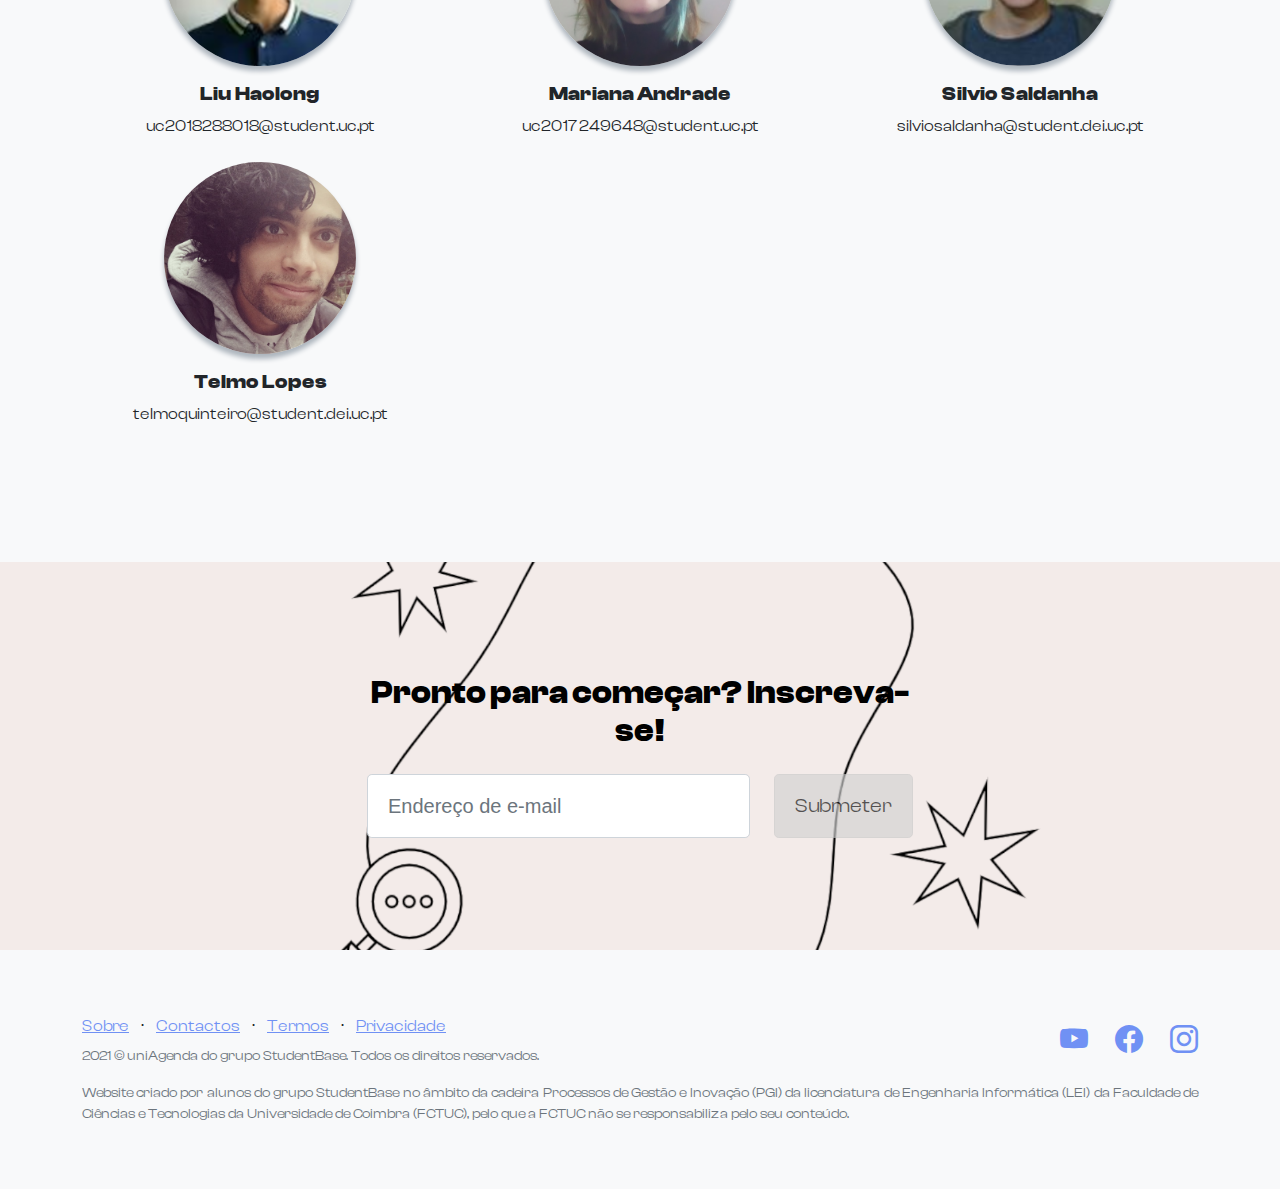
<file: LandingPage_ProductPage/Codigo/public_html/landingPageBackup.html>
<!DOCTYPE html>
<html lang="pt">
    <head>
        <meta charset="utf-8" />
        <meta name="viewport" content="width=device-width, initial-scale=1, shrink-to-fit=no" />
        <meta name="description" content="uniAGENDA Landing Page - Gerir, divulgar e encontrar eventos | StudentBase/PGI/LEI/FCTUC" />
        <meta name="author" content="uniAGENDA, StudentBase" />
        <meta name=”robots” content="index, follow">
        <meta name="keywords" content="uniAGENDA eventos, StudentBase eventos, procurar eventos, promover eventos, eventos, event, gerir eventos, divulgar eventos, encontrar eventos, eventos coimbra, personalização eventos, App eventos, eventos agenda">
        <title>uniAGENDA</title>

        <link rel="icon" type="image/x-icon" href="assets/Logo_Opaco.ico" />

        <link href="https://cdn.jsdelivr.net/npm/bootstrap-icons@1.5.0/font/bootstrap-icons.css" rel="stylesheet" type="text/css" />

        <link href="https://fonts.googleapis.com/css?family=Lato:300,400,700,300italic,400italic,700italic" rel="stylesheet" type="text/css" />

        <link href="css/styles.css" rel="stylesheet" />

        <!-- Global site tag (gtag.js) - Google Analytics -->
        <!--
        <script async src="https://www.googletagmanager.com/gtag/js?id=G-G44HHWYRFG"></script>
        <script>
            window.dataLayer = window.dataLayer || [];
            function gtag(){dataLayer.push(arguments);}
            gtag('js', new Date());

            gtag('config', 'G-G44HHWYRFG');
        </script>
        -->
    </head>
    <body>

        <nav class="navbar navbar-light bg-light-StudentBase fixed-top">
            <div class="container">
                <a class="navbar-brand" href="index.html" > <img class="navbar-especial" src="assets/LogoRetangulo.png" alt="StudentBase"> </a>
                <a class="btn btn-primary" href="#signup" >Inscreva-se</a>
            </div>
        </nav>

        <header class="masthead">
            <div class="container position-relative">
                <div class="row justify-content-center">
                    <div class="col-xl-6">
                        <div class="text-center text-black">


                            <h1 class="">
                                uniAgenda
                            </h1>
                            <h2 class="mb-5">
                                Encontrar e divulgar eventos!
                            </h2>

                            <form class="form-subscribe" id="contactForm" data-sb-form-api-token="API_TOKEN">

                                <div class="row">
                                    <div class="col">
                                        <input class="form-control form-control-lg" id="emailAddress" type="email" placeholder="Endereço de e-mail" data-sb-validations="required,email" />
                                        <div class="invalid-feedback text-black" data-sb-feedback="emailAddress:required">É necessário um endereço de e-mail.</div>
                                        <div class="invalid-feedback text-black" data-sb-feedback="emailAddress:email">O endereço de e-mail não é válido.</div>
                                    </div>
                                    <div class="col-auto">
                                        <button class="btn btn-primary btn-lg disabled" id="submitButton" type="submit" onclick="submit_email(document.getElementById('emailAddress').value, 'contactForm')">Submeter</button>
                                    </div>
                                </div>

                                <div class="d-none" id="submitWaitMessage1" >
                                    <div class="text-center mb-3">
                                        <div class="text-black">Adicionando...</div>
                                    </div>
                                </div>

                                <div class="d-none" id="submitSuccessMessage1">
                                    <div class="text-center mb-3">
                                        <div class="" style="color: #A1C4BA">Inscrito com sucesso!</div>
                                    </div>
                                </div>

                                <div class="d-none" id="submitErrorMessage1">
                                    <div class="text-center text-danger mb-3">Erro!</div>
                                    <a class="text-center mb-3" href="landingPageBackup.html">Tentar novamente!</a>
                                </div>

                                <div style="display: none" class="d-none" id="submitSuccessMessage"></div>
                                <div style="display: none" class="d-none" id="submitErrorMessage"></div>
                            </form>
                        </div>
                    </div>
                </div>
            </div>
        </header>



        <section class="features-icons bg-light text-center">
            <div class="container">
                <div class="row">
                    <div class="col-lg-6">
                        <div class="features-icons-item mx-auto mb-5 mb-lg-0 mb-lg-3">
                            <div class="features-icons-icon d-flex"><i class="bi-calendar-event m-auto text-primary"></i></div>
                            <h3>Organizadores de Eventos</h3>
                            <p class="lead mb-0">Gerir e divulgar eventos, com personalização, através de uma ligação contínua com os participantes!</p>
                        </div>
                    </div>
                    <div class="col-lg-6">
                        <div class="features-icons-item mx-auto mb-5 mb-lg-0 mb-lg-3">
                            <div class="features-icons-icon d-flex"><i class="bi-people m-auto text-primary"></i></div>
                            <h3>Participantes</h3>
                            <p class="lead mb-0">Encontrar e seguir eventos, com simplicidade e com uma experiência personalizada e completa!</p>
                        </div>
                    </div>

                </div>
            </div>
        </section>


        <section class="showcase">
            <div class="container-fluid p-0">
                <div class="row g-0">
                    <div class="col-lg-6 order-lg-2 text-white showcase-img" style="background: url('assets/img/App.png') no-repeat center center"></div>
                    <div class="col-lg-6 order-lg-1 my-auto showcase-text">
                        <h2>Aplicação Móvel</h2>
                        <p class="lead mb-0">Proximidade e instantaneidade.</p>
                    </div>
                </div>
                <div class="row g-0">
                    <div class="col-lg-6 text-white showcase-img" style="background: url('assets/img/Gestao.png') no-repeat center center"></div>
                    <div class="col-lg-6 my-auto showcase-text">
                        <h2>Gestão de Eventos</h2>
                        <p class="lead mb-0">Planificar e registar inscrições.</p>
                    </div>
                </div>
                <div class="row g-0" style="position: relative; overflow: hidden;">
                    <div class="col-lg-6 order-lg-2 text-white showcase-img" style="background: url('assets/img/Personalizacao.png') no-repeat center center"></div>
                    <div class="col-lg-6 order-lg-1 my-auto showcase-text">
                        <h2>Personalização</h2>
                        <p class="lead mb-0">
                            Adicionar módulos ao evento: espaço para questões, sondagens/pesquisas de opinião, chat do evento, moral para publicações e muito mais;
                            <br>Filtrar eventos por localização ou categoria;
                            <br>Seguir organizadores favoritos.
                        </p>
                    </div>
                </div>
            </div>
        </section>

        <section class="testimonials text-center bg-light">
            <div class="container">
                <h2 class="mb-5">A Nossa Equipa</h2>
                <div class="row">
                    <div class="col-lg-4">
                        <div class="testimonial-item mx-auto mb-5 mb-lg-0">
                            <img class="img-fluid rounded-circle mb-3" src="assets/img/Dario_Felix.jpg" alt="Dário Félix" />
                            <h5>Dário Félix</h5>
                            <p class="font-weight-light mb-4">dario@student.dei.uc.pt </p>
                        </div>
                    </div>
                    <div class="col-lg-4">
                        <div class="testimonial-item mx-auto mb-5 mb-lg-0">
                            <img class="img-fluid rounded-circle mb-3" src="assets/img/Filipe_Viana.png" alt="Filipe Viana" />
                            <h5>Filipe Viana</h5>
                            <p class="font-weight-light mb-4">uc2019216279@student.uc.pt</p>
                        </div>
                    </div>
                    <div class="col-lg-4">
                        <div class="testimonial-item mx-auto mb-5 mb-lg-0">
                            <img class="img-fluid rounded-circle mb-3" src="assets/img/Isaac_Outeiro.png" alt="Isaac Outeiro" />
                            <h5>Isaac Outeiro</h5>
                            <p class="font-weight-light mb-4">isaacbouteiro@student.dei.uc.pt</p>
                        </div>
                    </div>
                    <div class="col-lg-4">
                        <div class="testimonial-item mx-auto mb-5 mb-lg-0">
                            <img class="img-fluid rounded-circle mb-3" src="assets/img/Liu_Haolong.png" alt="Liu Haolong" />
                            <h5>Liu Haolong</h5>
                            <p class="font-weight-light mb-4">uc2018288018@student.uc.pt</p>
                        </div>
                    </div>
                    <div class="col-lg-4">
                        <div class="testimonial-item mx-auto mb-5 mb-lg-0">
                            <img class="img-fluid rounded-circle mb-3" src="assets/img/Mariana_Andrade.png" alt="Mariana Andrade" />
                            <h5>Mariana Andrade</h5>
                            <p class="font-weight-light mb-4">uc2017249648@student.uc.pt</p>
                        </div>
                    </div>
                    <div class="col-lg-4">
                        <div class="testimonial-item mx-auto mb-5 mb-lg-0">
                            <img class="img-fluid rounded-circle mb-3" src="assets/img/Silvio_Saldanha.png" alt="Silvio Saldanha" />
                            <h5>Silvio Saldanha</h5>
                            <p class="font-weight-light mb-4">silviosaldanha@student.dei.uc.pt</p>
                        </div>
                    </div>
                    <div class="col-lg-4">
                        <div class="testimonial-item mx-auto mb-5 mb-lg-0">
                            <img class="img-fluid rounded-circle mb-3" src="assets/img/Telmo_Lopes.png" alt="Telmo Lopes" />
                            <h5>Telmo Lopes</h5>
                            <p class="font-weight-light mb-4">telmoquinteiro@student.dei.uc.pt</p>
                        </div>
                    </div>
                </div>
            </div>
        </section>

        <section class="call-to-action text-black text-center" id="signup">
            <div class="container position-relative">
                <div class="row justify-content-center">
                    <div class="col-xl-6">
                        <h2 class="mb-4">Pronto para começar? Inscreva-se!</h2>

                        <form class="form-subscribe" id="contactFormFooter" data-sb-form-api-token="API_TOKEN">

                            <div class="row">
                                <div class="col">
                                    <input class="form-control form-control-lg" id="emailAddressBelow" type="email" placeholder="Endereço de e-mail" data-sb-validations="required,email" />
                                    <div class="invalid-feedback text-black" data-sb-feedback="emailAddressBelow:required">É necessário um endereço de e-mail.</div>
                                    <div class="invalid-feedback text-black" data-sb-feedback="emailAddressBelow:email">O endereço de e-mail não é válido.</div>
                                </div>
                                <div class="col-auto">
                                    <button class="btn btn-primary btn-lg disabled" id="submitButton" type="submit" onclick="submit_email(document.getElementById('emailAddressBelow').value, 'contactFormFooter')">Submeter</button>
                                </div>
                            </div>

                            <div class="d-none" id="submitWaitMessage2" >
                                <div class="text-center mb-3">
                                    <div class="text-black">Adicionando...</div>
                                </div>
                            </div>

                            <div class="d-none" id="submitSuccessMessage2">
                                <div class="text-center mb-3">
                                    <div class="" style="color: #A1C4BA">Inscrito com sucesso!</div>
                                </div>
                            </div>

                            <div class="d-none" id="submitErrorMessage2">
                                <div class="text-center text-danger mb-3">Erro!</div>
                                <a class="text-center mb-3" href="landingPageBackup.html">Tentar novamente!</a>
                            </div>

                            <div style="display: none" class="d-none" id="submitSuccessMessage"></div>
                            <div style="display: none" class="d-none" id="submitErrorMessage"></div>
                        </form>
                    </div>
                </div>
            </div>
        </section>

        <footer class="footer bg-light">
            <div class="container">
                <div class="row">
                    <div class="col-lg-6 h-100 text-center text-lg-start my-auto">
                        <ul class="list-inline mb-2">
                            <li class="list-inline-item"><a href="brevemente.html">Sobre</a></li>
                            <li class="list-inline-item">⋅</li>
                            <li class="list-inline-item"><a href="brevemente.html">Contactos</a></li>
                            <li class="list-inline-item">⋅</li>
                            <li class="list-inline-item"><a href="brevemente.html">Termos</a></li>
                            <li class="list-inline-item">⋅</li>
                            <li class="list-inline-item"><a href="brevemente.html">Privacidade</a></li>
                        </ul>
                        <p class="text-muted small mb-4 mb-lg-0">2021 &copy; uniAgenda do grupo StudentBase. Todos os direitos reservados.</p>
                    </div>
                    <div class="col-lg-6 h-100 text-center text-lg-end my-auto">
                        <ul class="list-inline mb-0">
                            <li class="list-inline-item me-4">
                                <a href="https://www.youtube.com/channel/UCySsxiglRV3_PbpllkRiuFA" target="_blank"><i class="bi-youtube fs-3"></i></a>
                            </li>
                            <li class="list-inline-item me-4">
                                <a href="https://www.facebook.com/profile.php?id=100075308465722" target="_blank"><i class="bi-facebook fs-3"></i></a>
                            </li>
                            <li class="list-inline-item">
                                <a href="https://www.instagram.com/uniagenda/" target="_blank"><i class="bi-instagram fs-3"></i></a>
                            </li>
                        </ul>
                    </div>
                </div>
                <div class="row">
                    <div class="col-lg-auto h-100 text-lg-start my-auto pt-lg-3">
                        <p class="text-muted small mb-4 mb-lg-0" style="text-align: justify;">Website criado por alunos do grupo StudentBase no âmbito da cadeira Processos de Gestão e Inovação (PGI) da licenciatura de Engenharia Informática (LEI) da Faculdade de Ciências e Tecnologias da Universidade de Coimbra (FCTUC),
                            pelo que a FCTUC não se responsabiliza pelo seu conteúdo.</p>
                    </div>
                </div>

            </div>
        </footer>


        <script src="https://cdn.jsdelivr.net/npm/bootstrap@5.1.3/dist/js/bootstrap.bundle.min.js"></script>

        <script src="js/scripts.js"></script>

        <script src="https://cdn.startbootstrap.com/sb-forms-latest.js"></script>
    </body>
</html>
</file>
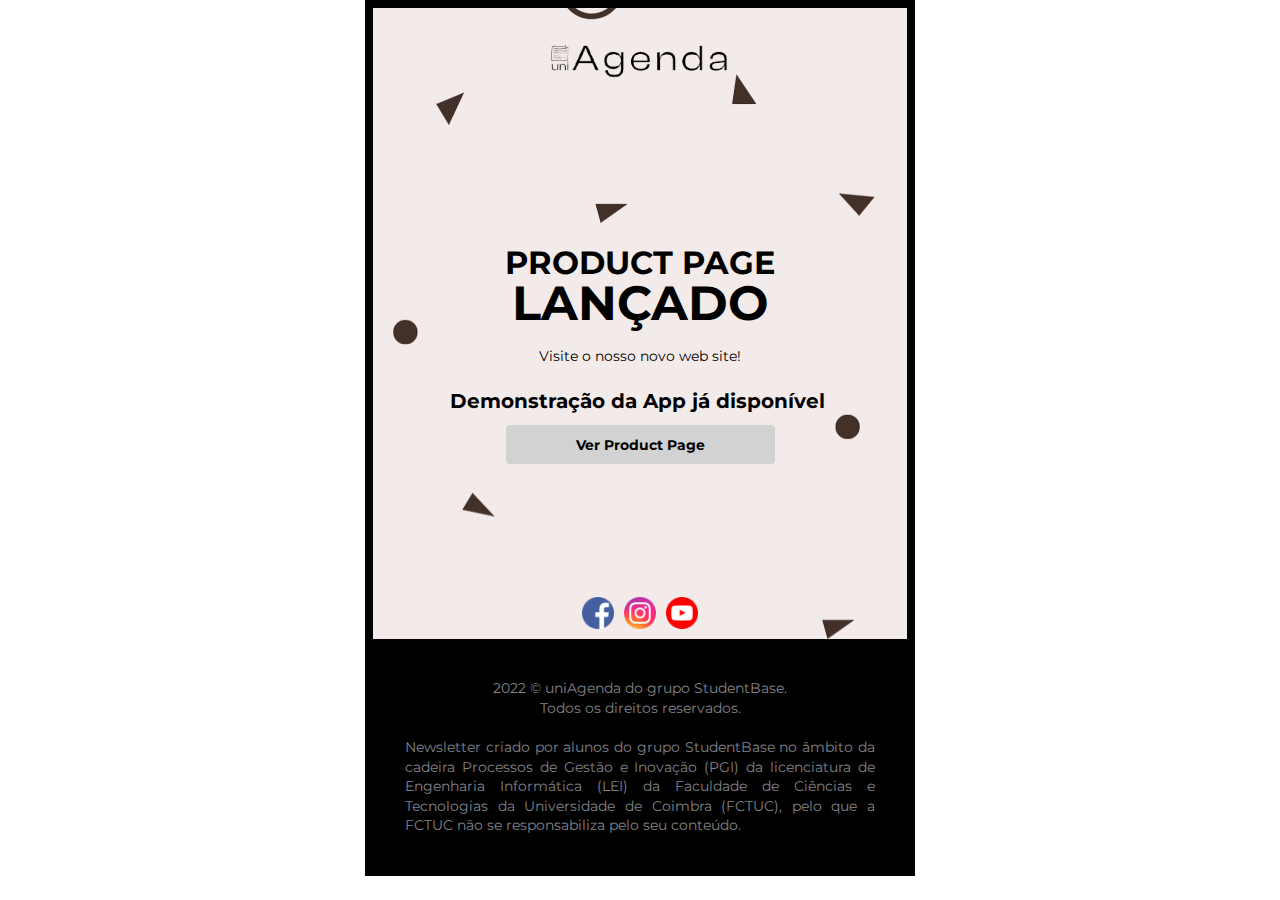
<file: LandingPage_ProductPage/Codigo/public_html/newsletter/newsletter.html>
<!DOCTYPE HTML PUBLIC "-//W3C//DTD XHTML 1.0 Transitional //EN" "http://www.w3.org/TR/xhtml1/DTD/xhtml1-transitional.dtd">
<html xmlns="http://www.w3.org/1999/xhtml" xmlns:v="urn:schemas-microsoft-com:vml" xmlns:o="urn:schemas-microsoft-com:office:office">
<head>
<!--[if gte mso 9]>
<xml>
  <o:OfficeDocumentSettings>
    <o:AllowPNG/>
    <o:PixelsPerInch>96</o:PixelsPerInch>
  </o:OfficeDocumentSettings>
</xml>
<![endif]-->
  <meta http-equiv="Content-Type" content="text/html; charset=UTF-8">
  <meta name="viewport" content="width=device-width, initial-scale=1.0">
  <meta name="x-apple-disable-message-reformatting">
  <!--[if !mso]><!--><meta http-equiv="X-UA-Compatible" content="IE=edge"><!--<![endif]-->
  <title></title>
  
    <style type="text/css">
      table, td { color: #000000; } a { color: #ffffff; text-decoration: none; } @media (max-width: 480px) { #u_content_image_1 .v-src-width { width: 555px !important; } #u_content_image_1 .v-src-max-width { max-width: 50% !important; } #u_content_text_1 .v-line-height { line-height: 100% !important; } }
@media only screen and (min-width: 570px) {
  .u-row {
    width: 550px !important;
  }
  .u-row .u-col {
    vertical-align: top;
  }

  .u-row .u-col-100 {
    width: 550px !important;
  }

}

@media (max-width: 570px) {
  .u-row-container {
    max-width: 100% !important;
    padding-left: 0px !important;
    padding-right: 0px !important;
  }
  .u-row .u-col {
    min-width: 320px !important;
    max-width: 100% !important;
    display: block !important;
  }
  .u-row {
    width: calc(100% - 40px) !important;
  }
  .u-col {
    width: 100% !important;
  }
  .u-col > div {
    margin: 0 auto;
  }
}
body {
  margin: 0;
  padding: 0;
}

table,
tr,
td {
  vertical-align: top;
  border-collapse: collapse;
}

p {
  margin: 0;
}

.ie-container table,
.mso-container table {
  table-layout: fixed;
}

* {
  line-height: inherit;
}

a[x-apple-data-detectors='true'] {
  color: inherit !important;
  text-decoration: none !important;
}

@media (max-width: 480px) {
  .hide-mobile {
    max-height: 0px;
    overflow: hidden;
    display: none !important;
  }

}
    </style>
  
  

<!--[if !mso]><!--><link href="https://fonts.googleapis.com/css?family=Montserrat:400,700&display=swap" rel="stylesheet" type="text/css"><!--<![endif]-->

</head>

<body class="clean-body u_body" style="margin: 0;padding: 0;-webkit-text-size-adjust: 100%;background-color: #ffffff;color: #000000">
  <!--[if IE]><div class="ie-container"><![endif]-->
  <!--[if mso]><div class="mso-container"><![endif]-->
  <table style="border-collapse: collapse;table-layout: fixed;border-spacing: 0;mso-table-lspace: 0pt;mso-table-rspace: 0pt;vertical-align: top;min-width: 320px;Margin: 0 auto;background-color: #ffffff;width:100%" cellpadding="0" cellspacing="0">
  <tbody>
  <tr style="vertical-align: top">
    <td style="word-break: break-word;border-collapse: collapse !important;vertical-align: top">
    <!--[if (mso)|(IE)]><table width="100%" cellpadding="0" cellspacing="0" border="0"><tr><td align="center" style="background-color: #ffffff;"><![endif]-->
    

<div class="u-row-container" style="padding: 0px;background-color: transparent">
  <div class="u-row" style="Margin: 0 auto;min-width: 320px;max-width: 550px;overflow-wrap: break-word;word-wrap: break-word;word-break: break-word;background-color: #f3ebe9;">
    <div style="border-collapse: collapse;display: table;width: 100%;background-image: url('images/image-4.png');background-repeat: repeat;background-position: center top;background-color: transparent;">
      <!--[if (mso)|(IE)]><table width="100%" cellpadding="0" cellspacing="0" border="0"><tr><td style="padding: 0px;background-color: transparent;" align="center"><table cellpadding="0" cellspacing="0" border="0" style="width:550px;"><tr style="background-image: url('images/image-4.png');background-repeat: repeat;background-position: center top;background-color: #f3ebe9;"><![endif]-->
      
<!--[if (mso)|(IE)]><td align="center" width="534" style="width: 534px;padding: 0px;border-top: 8px solid #000000;border-left: 8px solid #000000;border-right: 8px solid #000000;border-bottom: 0px solid transparent;" valign="top"><![endif]-->
<div class="u-col u-col-100" style="max-width: 320px;min-width: 550px;display: table-cell;vertical-align: top;">
  <div style="width: 100% !important;">
  <!--[if (!mso)&(!IE)]><!--><div style="padding: 0px;border-top: 8px solid #000000;border-left: 8px solid #000000;border-right: 8px solid #000000;border-bottom: 0px solid transparent;"><!--<![endif]-->
  
<table id="u_content_image_1" style="font-family:'Montserrat',sans-serif;" role="presentation" cellpadding="0" cellspacing="0" width="100%" border="0">
  <tbody>
    <tr>
      <td style="overflow-wrap:break-word;word-break:break-word;padding:25px 10px 10px;font-family:'Montserrat',sans-serif;" align="left">
        
<table width="100%" cellpadding="0" cellspacing="0" border="0">
  <tr>
    <td style="padding-right: 0px;padding-left: 0px;" align="center">
      
      <img align="center" border="0" src="images/image-5.png" alt="Image" title="Image" style="outline: none;text-decoration: none;-ms-interpolation-mode: bicubic;clear: both;display: inline-block !important;border: none;height: auto;float: none;width: 40%;max-width: 212px;" width="212" class="v-src-width v-src-max-width"/>
      
    </td>
  </tr>
</table>

      </td>
    </tr>
  </tbody>
</table>

<table class="hide-mobile" style="font-family:'Montserrat',sans-serif;" role="presentation" cellpadding="0" cellspacing="0" width="100%" border="0">
  <tbody>
    <tr>
      <td style="overflow-wrap:break-word;word-break:break-word;padding:71px;font-family:'Montserrat',sans-serif;" align="left">
        
  <table height="0px" align="center" border="0" cellpadding="0" cellspacing="0" width="1%" style="border-collapse: collapse;table-layout: fixed;border-spacing: 0;mso-table-lspace: 0pt;mso-table-rspace: 0pt;vertical-align: top;border-top: 1px solid #f3ebe9;-ms-text-size-adjust: 100%;-webkit-text-size-adjust: 100%">
    <tbody>
      <tr style="vertical-align: top">
        <td style="word-break: break-word;border-collapse: collapse !important;vertical-align: top;font-size: 0px;line-height: 0px;mso-line-height-rule: exactly;-ms-text-size-adjust: 100%;-webkit-text-size-adjust: 100%">
          <span>&#160;</span>
        </td>
      </tr>
    </tbody>
  </table>

      </td>
    </tr>
  </tbody>
</table>

<table id="u_content_text_1" style="font-family:'Montserrat',sans-serif;" role="presentation" cellpadding="0" cellspacing="0" width="100%" border="0">
  <tbody>
    <tr>
      <td style="overflow-wrap:break-word;word-break:break-word;padding:10px;font-family:'Montserrat',sans-serif;" align="left">
        
  <div class="v-line-height" style="color: #000000; line-height: 100%; text-align: left; word-wrap: break-word;">
    <p style="font-size: 14px; line-height: 100%; text-align: center;"><span style="font-size: 32px; line-height: 32px;"><strong><span style="line-height: 32px; font-size: 32px;"><span style="line-height: 32px; font-size: 32px;">PRODUCT PAGE</span></span></strong></span></p>
<p style="font-size: 14px; line-height: 100%; text-align: center;"><span style="font-size: 48px; line-height: 48px;"><strong><span style="line-height: 48px; font-size: 48px;"><span style="line-height: 48px; font-size: 48px;">LAN&Ccedil;ADO</span></span></strong></span></p>
  </div>

      </td>
    </tr>
  </tbody>
</table>

<table style="font-family:'Montserrat',sans-serif;" role="presentation" cellpadding="0" cellspacing="0" width="100%" border="0">
  <tbody>
    <tr>
      <td style="overflow-wrap:break-word;word-break:break-word;padding:10px;font-family:'Montserrat',sans-serif;" align="left">
        
  <div class="v-line-height" style="color: #000000; line-height: 140%; text-align: center; word-wrap: break-word;">
    <p style="font-size: 14px; line-height: 140%;">Visite o nosso novo web site!</p>
  </div>

      </td>
    </tr>
  </tbody>
</table>

<table style="font-family:'Montserrat',sans-serif;" role="presentation" cellpadding="0" cellspacing="0" width="100%" border="0">
  <tbody>
    <tr>
      <td style="overflow-wrap:break-word;word-break:break-word;padding:10px 10px 0px;font-family:'Montserrat',sans-serif;" align="left">
        
  <div class="v-line-height" style="color: #000000; line-height: 140%; text-align: left; word-wrap: break-word;">
    <p style="line-height: 140%; text-align: center; font-size: 14px;"><span style="line-height: 28px; font-size: 20px;"><span style="line-height: 28px; font-size: 20px;"><strong>Demonstra&ccedil;&atilde;o da App j&aacute; </strong><span style="line-height: 28px; font-size: 20px;"><strong>dispon&iacute;vel</strong></span><strong>&nbsp;</strong></span></span></p>
  </div>

      </td>
    </tr>
  </tbody>
</table>

<table style="font-family:'Montserrat',sans-serif;" role="presentation" cellpadding="0" cellspacing="0" width="100%" border="0">
  <tbody>
    <tr>
      <td style="overflow-wrap:break-word;word-break:break-word;padding:10px;font-family:'Montserrat',sans-serif;" align="left">
        
<div align="center">
  <!--[if mso]><table width="100%" cellpadding="0" cellspacing="0" border="0" style="border-spacing: 0; border-collapse: collapse; mso-table-lspace:0pt; mso-table-rspace:0pt;font-family:'Montserrat',sans-serif;"><tr><td style="font-family:'Montserrat',sans-serif;" align="center"><v:roundrect xmlns:v="urn:schemas-microsoft-com:vml" xmlns:w="urn:schemas-microsoft-com:office:word" href="https://studentbase.dei.uc.pt/" style="height:37px; v-text-anchor:middle; width:269px;" arcsize="11%" stroke="f" fillcolor="#d2d2d2"><w:anchorlock/><center style="color:#000000;font-family:'Montserrat',sans-serif;"><![endif]-->
    <a href="https://studentbase.dei.uc.pt/" target="_blank" style="box-sizing: border-box;display: inline-block;font-family:'Montserrat',sans-serif;text-decoration: none;-webkit-text-size-adjust: none;text-align: center;color: #000000; background-color: #d2d2d2; border-radius: 4px;-webkit-border-radius: 4px; -moz-border-radius: 4px; width:auto; max-width:100%; overflow-wrap: break-word; word-break: break-word; word-wrap:break-word; mso-border-alt: none;">
      <span class="v-line-height" style="display:block;padding:10px 70px;line-height:120%;"><strong><span style="font-size: 14px; line-height: 16.8px;">Ver Product Page</span></strong></span>
    </a>
  <!--[if mso]></center></v:roundrect></td></tr></table><![endif]-->
</div>

      </td>
    </tr>
  </tbody>
</table>

<table class="hide-mobile" style="font-family:'Montserrat',sans-serif;" role="presentation" cellpadding="0" cellspacing="0" width="100%" border="0">
  <tbody>
    <tr>
      <td style="overflow-wrap:break-word;word-break:break-word;padding:56px;font-family:'Montserrat',sans-serif;" align="left">
        
  <table height="0px" align="center" border="0" cellpadding="0" cellspacing="0" width="1%" style="border-collapse: collapse;table-layout: fixed;border-spacing: 0;mso-table-lspace: 0pt;mso-table-rspace: 0pt;vertical-align: top;border-top: 1px solid #f3ebe9;-ms-text-size-adjust: 100%;-webkit-text-size-adjust: 100%">
    <tbody>
      <tr style="vertical-align: top">
        <td style="word-break: break-word;border-collapse: collapse !important;vertical-align: top;font-size: 0px;line-height: 0px;mso-line-height-rule: exactly;-ms-text-size-adjust: 100%;-webkit-text-size-adjust: 100%">
          <span>&#160;</span>
        </td>
      </tr>
    </tbody>
  </table>

      </td>
    </tr>
  </tbody>
</table>

<table style="font-family:'Montserrat',sans-serif;" role="presentation" cellpadding="0" cellspacing="0" width="100%" border="0">
  <tbody>
    <tr>
      <td style="overflow-wrap:break-word;word-break:break-word;padding:10px;font-family:'Montserrat',sans-serif;" align="left">
        
<div align="center">
  <div style="display: table; max-width:125px;">
  <!--[if (mso)|(IE)]><table width="125" cellpadding="0" cellspacing="0" border="0"><tr><td style="border-collapse:collapse;" align="center"><table width="100%" cellpadding="0" cellspacing="0" border="0" style="border-collapse:collapse; mso-table-lspace: 0pt;mso-table-rspace: 0pt; width:125px;"><tr><![endif]-->
  
    
    <!--[if (mso)|(IE)]><td width="32" style="width:32px; padding-right: 10px;" valign="top"><![endif]-->
    <table align="left" border="0" cellspacing="0" cellpadding="0" width="32" height="32" style="border-collapse: collapse;table-layout: fixed;border-spacing: 0;mso-table-lspace: 0pt;mso-table-rspace: 0pt;vertical-align: top;margin-right: 10px">
      <tbody><tr style="vertical-align: top"><td align="left" valign="middle" style="word-break: break-word;border-collapse: collapse !important;vertical-align: top">
        <a href="https://www.facebook.com/uniAGENDA2122" title="Facebook" target="_blank">
          <img src="images/image-1.png" alt="Facebook" title="Facebook" width="32" style="outline: none;text-decoration: none;-ms-interpolation-mode: bicubic;clear: both;display: block !important;border: none;height: auto;float: none;max-width: 32px !important">
        </a>
      </td></tr>
    </tbody></table>
    <!--[if (mso)|(IE)]></td><![endif]-->
    
    <!--[if (mso)|(IE)]><td width="32" style="width:32px; padding-right: 10px;" valign="top"><![endif]-->
    <table align="left" border="0" cellspacing="0" cellpadding="0" width="32" height="32" style="border-collapse: collapse;table-layout: fixed;border-spacing: 0;mso-table-lspace: 0pt;mso-table-rspace: 0pt;vertical-align: top;margin-right: 10px">
      <tbody><tr style="vertical-align: top"><td align="left" valign="middle" style="word-break: break-word;border-collapse: collapse !important;vertical-align: top">
        <a href="https://www.instagram.com/uniagenda/" title="Instagram" target="_blank">
          <img src="images/image-3.png" alt="Instagram" title="Instagram" width="32" style="outline: none;text-decoration: none;-ms-interpolation-mode: bicubic;clear: both;display: block !important;border: none;height: auto;float: none;max-width: 32px !important">
        </a>
      </td></tr>
    </tbody></table>
    <!--[if (mso)|(IE)]></td><![endif]-->
    
    <!--[if (mso)|(IE)]><td width="32" style="width:32px; padding-right: 0px;" valign="top"><![endif]-->
    <table align="left" border="0" cellspacing="0" cellpadding="0" width="32" height="32" style="border-collapse: collapse;table-layout: fixed;border-spacing: 0;mso-table-lspace: 0pt;mso-table-rspace: 0pt;vertical-align: top;margin-right: 0px">
      <tbody><tr style="vertical-align: top"><td align="left" valign="middle" style="word-break: break-word;border-collapse: collapse !important;vertical-align: top">
        <a href="https://www.youtube.com/channel/UCySsxiglRV3_PbpllkRiuFA" title="YouTube" target="_blank">
          <img src="images/image-2.png" alt="YouTube" title="YouTube" width="32" style="outline: none;text-decoration: none;-ms-interpolation-mode: bicubic;clear: both;display: block !important;border: none;height: auto;float: none;max-width: 32px !important">
        </a>
      </td></tr>
    </tbody></table>
    <!--[if (mso)|(IE)]></td><![endif]-->
    
    
    <!--[if (mso)|(IE)]></tr></table></td></tr></table><![endif]-->
  </div>
</div>

      </td>
    </tr>
  </tbody>
</table>

  <!--[if (!mso)&(!IE)]><!--></div><!--<![endif]-->
  </div>
</div>
<!--[if (mso)|(IE)]></td><![endif]-->
      <!--[if (mso)|(IE)]></tr></table></td></tr></table><![endif]-->
    </div>
  </div>
</div>



<div class="u-row-container" style="padding: 0px;background-color: transparent">
  <div class="u-row" style="Margin: 0 auto;min-width: 320px;max-width: 550px;overflow-wrap: break-word;word-wrap: break-word;word-break: break-word;background-color: #000000;">
    <div style="border-collapse: collapse;display: table;width: 100%;background-color: transparent;">
      <!--[if (mso)|(IE)]><table width="100%" cellpadding="0" cellspacing="0" border="0"><tr><td style="padding: 0px;background-color: transparent;" align="center"><table cellpadding="0" cellspacing="0" border="0" style="width:550px;"><tr style="background-color: #000000;"><![endif]-->
      
<!--[if (mso)|(IE)]><td align="center" width="550" style="width: 550px;padding: 0px;border-top: 0px solid transparent;border-left: 0px solid transparent;border-right: 0px solid transparent;border-bottom: 0px solid transparent;" valign="top"><![endif]-->
<div class="u-col u-col-100" style="max-width: 320px;min-width: 550px;display: table-cell;vertical-align: top;">
  <div style="width: 100% !important;">
  <!--[if (!mso)&(!IE)]><!--><div style="padding: 0px;border-top: 0px solid transparent;border-left: 0px solid transparent;border-right: 0px solid transparent;border-bottom: 0px solid transparent;"><!--<![endif]-->
  
<table style="font-family:'Montserrat',sans-serif;" role="presentation" cellpadding="0" cellspacing="0" width="100%" border="0">
  <tbody>
    <tr>
      <td style="overflow-wrap:break-word;word-break:break-word;padding:40px;font-family:'Montserrat',sans-serif;" align="left">
        
  <div class="v-line-height" style="color: #828388; line-height: 140%; text-align: left; word-wrap: break-word;">
    <p style="font-size: 14px; line-height: 140%; text-align: center;">2022 &copy; uniAgenda do grupo StudentBase.</p>
<p style="font-size: 14px; line-height: 140%; text-align: center;">Todos os direitos reservados.</p>
<p style="font-size: 14px; line-height: 140%; text-align: center;">&nbsp;</p>
<p style="font-size: 14px; line-height: 140%; text-align: justify;">Newsletter criado por alunos do grupo StudentBase no &acirc;mbito da cadeira Processos de Gest&atilde;o e Inova&ccedil;&atilde;o (PGI) da licenciatura de Engenharia Inform&aacute;tica (LEI) da Faculdade de Ci&ecirc;ncias e Tecnologias da Universidade de Coimbra (FCTUC), pelo que a FCTUC n&atilde;o se responsabiliza pelo seu conte&uacute;do.</p>
  </div>

      </td>
    </tr>
  </tbody>
</table>

  <!--[if (!mso)&(!IE)]><!--></div><!--<![endif]-->
  </div>
</div>
<!--[if (mso)|(IE)]></td><![endif]-->
      <!--[if (mso)|(IE)]></tr></table></td></tr></table><![endif]-->
    </div>
  </div>
</div>


    <!--[if (mso)|(IE)]></td></tr></table><![endif]-->
    </td>
  </tr>
  </tbody>
  </table>
  <!--[if mso]></div><![endif]-->
  <!--[if IE]></div><![endif]-->
</body>

</html>
</file>
